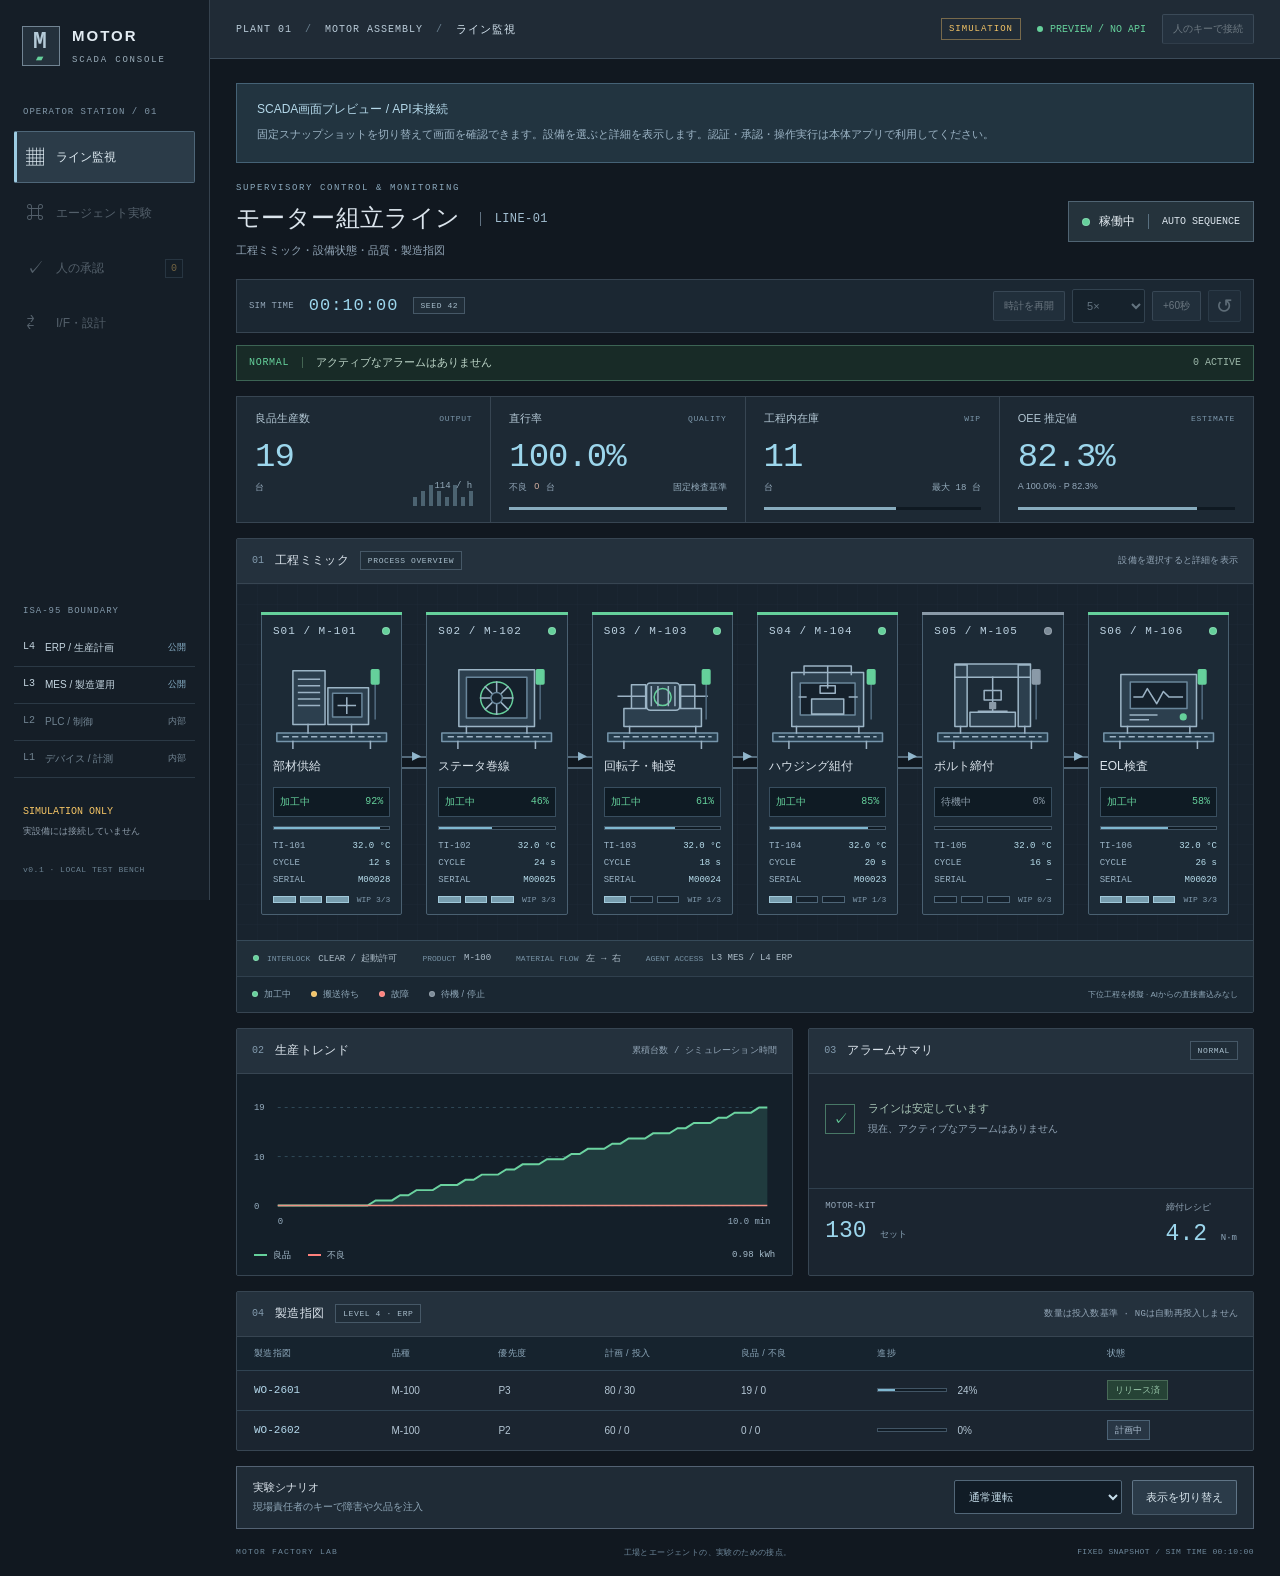
<file: scada_preview.html>
<!doctype html>
<html lang="ja">
<head><meta charset="utf-8"><meta name="viewport" content="width=device-width, initial-scale=1"><title>SCADA Console — 画面プレビュー</title><style>:root{color-scheme:dark;--bg:#111820;--surface:#1b2530;--surface-2:#222e3a;--line:#374552;--ink:#dbe4ec;--muted:#93a6b7;--green:#65d09b;--amber:#f2c365;--red:#ff817c;--cyan:#9cd6ec;--mono:SFMono-Regular,Consolas,'Liberation Mono',monospace;font-family:-apple-system,BlinkMacSystemFont,'Hiragino Kaku Gothic ProN','Yu Gothic',sans-serif;font-size:13px;color:var(--ink);background:var(--bg)}
*{box-sizing:border-box}body{margin:0;background:var(--bg)}button,input,select,textarea{font:inherit}button,select{cursor:pointer}button:disabled,select:disabled{cursor:not-allowed;opacity:.42}button:focus-visible,a:focus-visible,input:focus-visible,select:focus-visible,textarea:focus-visible{outline:2px solid var(--cyan);outline-offset:3px}button{transition:background .12s}button:active:not(:disabled){transform:translateY(1px)}a{color:var(--cyan)}p{margin:0;color:var(--muted);font-size:11px;line-height:1.8}h1,h2,h3{margin:0;font-weight:550}.hidden{display:none!important}
.sidebar{position:fixed;inset:0 auto 0 0;width:210px;background:#151e27;border-right:1px solid #35424e;padding:25px 14px;display:flex;flex-direction:column;z-index:5}.brand{display:flex;align-items:center;gap:12px;text-decoration:none;color:#e2ebf2;font-size:15px;letter-spacing:2px;line-height:1.4;padding:0 8px;margin-bottom:40px;font-weight:700}.brand small{font:9px var(--mono);letter-spacing:1.8px;color:#9baebb}.brand-icon{width:38px;height:40px;border:1px solid #718493;display:flex;flex-direction:column;align-items:center;justify-content:center;font:bold 23px var(--mono);color:#b5cbd8;background:#24313c}.brand-icon span{font-size:9px;color:var(--green);line-height:8px;letter-spacing:3px}.side-label{font:9px var(--mono);letter-spacing:1px;color:#8298a9;margin:0 9px 14px}.nav{width:100%;display:flex;align-items:center;gap:11px;padding:13px 11px;margin-bottom:6px;border:1px solid transparent;background:none;color:#a9bac7;text-align:left;font-size:12px;border-radius:2px}.nav>span{font-size:18px;width:19px}.nav:hover{background:#263440}.nav.active{background:#2b3b48;border:1px solid #4e6678;border-left:3px solid #9dcce2;color:#e1edf4;padding-left:9px}.nav b{margin-left:auto;font:10px var(--mono);padding:3px 5px;background:#141e28;border:1px solid #415565;color:var(--amber)}.side-bottom{margin-top:auto;padding-top:30px}.level{display:flex;gap:10px;padding:11px 9px;border-bottom:1px solid #2b3945;font:10px var(--mono);color:#c5d6e1}.level span{font:10px -apple-system,sans-serif}.level i{margin-left:auto;font-size:9px;font-style:normal;color:#89b1c9}.level.muted{color:#718492}.level.muted i{color:#718492}.side-bottom p{margin:24px 9px 18px;font:10px/2 var(--mono);color:var(--amber)}.side-bottom p small{font:9px sans-serif;color:#8e9dab}.version{margin:0 9px;font:8px var(--mono);letter-spacing:.5px;color:#6b8292}
main{margin-left:210px}header{height:59px;border-bottom:1px solid #3c4b59;background:#202b36;display:flex;align-items:center;justify-content:space-between;padding:0 26px;gap:15px}.breadcrumb{display:flex;gap:13px;align-items:center;font:10px var(--mono);letter-spacing:1px;color:#b9cbd8;white-space:nowrap}.breadcrumb span{color:#6b8192}.breadcrumb strong{font:11px -apple-system,sans-serif;font-weight:500;color:#d5e5f0}.header-right{display:flex;gap:16px;align-items:center}.system-mode{font:9px var(--mono);letter-spacing:1px;color:var(--amber);border:1px solid #77694b;padding:5px 7px;white-space:nowrap}.connection{font:10px var(--mono);color:var(--green);white-space:nowrap}.connection:before{content:'';display:inline-block;width:6px;height:6px;border-radius:50%;background:currentColor;margin-right:7px}.content{max-width:1760px;margin:auto;padding:24px 26px 0}.page-heading{display:flex;align-items:center;justify-content:space-between;gap:15px;margin-bottom:18px}.eyebrow{font:9px var(--mono);letter-spacing:1.6px;color:#8ba9bd;margin-bottom:9px}h1{font-size:24px;letter-spacing:.4px;margin-bottom:7px}.heading-tag{font:12px var(--mono);color:#a2bed0;margin-left:12px;border-left:1px solid #607181;padding-left:14px;vertical-align:middle}.line-badge{display:flex;gap:9px;align-items:center;border:1px solid #506473;background:#25333c;padding:11px 13px;font:10px var(--mono);white-space:nowrap}.line-badge strong{font:12px -apple-system,sans-serif;color:#e5edf3}.divider{width:1px;height:15px;background:#597080;margin:0 4px}.dot{width:8px;height:8px;border-radius:50%;display:inline-block;background:var(--green);flex-shrink:0;border:1px solid #ffffff30}.dot.green,.green{background:var(--green)}.dot.red,.red{background:var(--red)}.dot.amber,.amber{background:var(--amber)}.dot.gray,.gray{background:#7c8b98}.subtle{font:9px var(--mono);color:var(--muted);letter-spacing:.2px}.chip,.tag{display:inline-block;white-space:nowrap;border:1px solid #465867;padding:4px 7px;font:8px var(--mono);letter-spacing:.6px;color:#a9bfcd;background:#202d38}.chip{padding:3px 6px}.button{background:#2b3b49;border:1px solid #607587;border-bottom-color:#465867;color:#d8e5ed;border-radius:2px;padding:9px 13px;font-size:11px;font-weight:500;white-space:nowrap}.button:hover:not(:disabled){background:#384d5e}.button.primary{background:#2b5264;border-color:#86b2c5;color:#f0faff}.button.primary:hover:not(:disabled){background:#396578}.button.small{padding:7px 10px;font-size:10px}.icon-button{border:1px solid #415565;background:#263441;color:#b9cbd6;font-size:20px;line-height:1;padding:5px 7px;border-radius:2px}select,input,textarea{border:1px solid #526778;border-radius:2px;background:#111c26;color:#c7dfec;padding:9px 10px;font-size:11px}select{padding-right:22px}input,textarea{caret-color:var(--cyan)}.simbar{padding:9px 12px;display:flex;align-items:center;justify-content:space-between;gap:15px;border:1px solid var(--line);background:#1b2732;margin-bottom:12px}.simbar>div{display:flex;align-items:center;gap:15px}.simbar strong{font:17px var(--mono);color:var(--cyan);letter-spacing:1px}.sim-buttons{gap:7px!important}
.annunciator{display:flex;gap:13px;align-items:center;min-height:36px;padding:8px 12px;background:#182b27;border:1px solid #3c6454;margin-bottom:15px;font-size:11px}.annunciator-code{font:10px var(--mono);color:var(--green);border-right:1px solid #436452;padding-right:13px;letter-spacing:.7px}.annunciator strong{font-weight:450;color:#bed6c9;overflow-wrap:anywhere}.annunciator>span:last-child{font:10px var(--mono);margin-left:auto;color:#9bb6a8;white-space:nowrap}.annunciator.warning{background:#342e21;border-color:#8f7445}.annunciator.warning .annunciator-code{color:var(--amber);border-color:#8f7445}.annunciator.warning strong,.annunciator.warning>span:last-child{color:#f1d298}.annunciator.critical{background:#382728;border-color:#9b5e61}.annunciator.critical .annunciator-code{color:var(--red);border-color:#9b5e61}.annunciator.critical strong,.annunciator.critical>span:last-child{color:#ffc0bc}.annunciator.offline{background:#2b2530;border-color:#a56c8c}.annunciator.offline strong,.annunciator.offline .annunciator-code{color:#f3b6cb}
.kpi-grid{display:grid;grid-template-columns:repeat(4,minmax(0,1fr));gap:1px;border:1px solid var(--line);background:var(--line);margin-bottom:15px}.kpi{position:relative;background:#1d2934;padding:14px 18px 12px;overflow:hidden}.kpi>div:first-child{display:flex;align-items:center;justify-content:space-between;color:#b3c7d4;font-size:11px;gap:5px}.kpi>div:first-child span{font:8px var(--mono);color:#7d98ac;letter-spacing:.7px}.kpi>strong{font:34px var(--mono);letter-spacing:-1px;color:var(--cyan);display:block;margin:12px 0 5px}.kpi small{display:flex;gap:7px;color:#95aabc;font-size:9px;min-height:14px}.kpi small b{color:#d8b3a3;font-weight:500}.kpi small span{margin-left:auto;font:9px var(--mono);color:#94abbb}.kpi-track{height:3px;background:#0f1922;margin-top:12px;overflow:hidden}.kpi-track i{height:100%;display:block;background:#88acbe;transition:width .5s}.kpi-track.blue i{background:#88acbe}.mini-bars{position:absolute;right:17px;bottom:16px;display:flex;align-items:end;gap:4px;opacity:.4}.mini-bars i{width:4px;height:9px;background:#93bbce}.mini-bars i:nth-child(2n){height:15px}.mini-bars i:nth-child(3n){height:21px}
.panel{border:1px solid var(--line);background:var(--surface);margin-bottom:15px;border-radius:2px;overflow:hidden}.panel-head{padding:12px 15px;display:flex;align-items:center;justify-content:space-between;gap:12px;background:#24313d;border-bottom:1px solid var(--line);min-height:45px}.panel-head>div{display:flex;gap:11px;align-items:center}.panel-head h2{font-size:12px;letter-spacing:.3px}.section-number{font:10px var(--mono);color:#839bae}.line-panel{background:#18232e}.line-flow{display:grid;grid-template-columns:repeat(6,minmax(0,1fr));gap:24px;padding:28px 24px 25px;position:relative;background-image:linear-gradient(#48677f0c 1px,transparent 1px),linear-gradient(90deg,#48677f0c 1px,transparent 1px);background-size:20px 20px}.line-flow:before{content:'';position:absolute;left:30px;right:30px;top:172px;height:9px;background:#101820;border-top:2px solid #546a7b;border-bottom:2px solid #546a7b}.station{--state:#8a9aa8;position:relative;border:1px solid #4a6071;background:#1c2a36;padding:12px 11px 10px;min-width:0;text-align:left;color:var(--ink);border-radius:2px;display:block;width:100%}.station:hover{background:#253746;border-color:#92b4ca}.station.processing{--state:var(--green)}.station.blocked{--state:var(--amber)}.station.fault{--state:var(--red);border-color:#9b6262;background:#35292b}.station:before{content:'';position:absolute;top:-1px;left:-1px;right:-1px;height:3px;background:var(--state)}.station:not(:last-child):after{content:'▸';position:absolute;right:-20px;top:131px;color:#91b6cc;font-size:18px}.station-top{display:flex;justify-content:space-between;align-items:center;font:11px var(--mono);letter-spacing:1px;color:#bcd2e1}.station-svg{display:block;width:100%;height:104px;color:#9bb2c4;margin:10px auto 7px;overflow:visible}.station-svg .machine-body{fill:#2c3f4e;stroke:#9cb5c6}.station-svg .machine-dark{fill:#15212c;stroke:#69869b}.station-svg .signal{fill:var(--state);stroke:var(--state)}.station-svg .motor-ring{fill:none;stroke:var(--state)}.station-svg .conveyor{stroke:#7595ab;fill:#243b4b}.station.processing .station-svg .rotor{animation:rotation 4s linear infinite;transform-origin:60px 58px}.station h3{font-size:12px;font-weight:500;white-space:nowrap;margin:0 0 12px}.station-status{display:flex;justify-content:space-between;gap:5px;align-items:center;color:var(--state);font:10px var(--mono);padding:7px 6px;background:#0f1b24;border:1px solid #384e5f}.station-status span:first-child{font-family:-apple-system,sans-serif}.progress{height:4px;background:#111c25;border:1px solid #415464;margin:9px 0 11px;overflow:hidden}.progress i{height:100%;display:block;background:#7fb7d0;transition:width .6s}.station.fault .progress i{background:var(--red)}.station-stats{font:9px var(--mono);display:flex;justify-content:space-between;gap:4px;margin-top:7px;color:#9bb4c6}.station-stats span:last-child{color:#b8deed}.station-queue{display:flex;gap:4px;margin-top:10px;align-items:center}.station-queue i{height:7px;flex:1;background:#15212c;border:1px solid #4e6577}.station-queue i.filled{background:#789eaf;border-color:#a1c9da}.station-queue span{font:8px var(--mono);color:#819aad;margin-left:4px}.process-status{display:flex;gap:25px;align-items:center;border-top:1px solid #364a59;background:#202e39;padding:11px 16px;color:#adbdc9;font:9px var(--mono);flex-wrap:wrap}.process-status>span{display:flex;gap:8px;align-items:center}.process-status b{font-weight:400;color:#7893a6;font-size:8px}.process-status strong{font-size:9px;font-weight:400}.process-status .dot{width:6px;height:6px}.flow-legend{display:flex;align-items:center;gap:20px;font-size:9px;color:#8fa7b8;padding:11px 15px;border-top:1px solid #30404e;background:#1a2732}.flow-legend>span{display:flex;align-items:center;gap:6px}.flow-legend .dot{height:6px;width:6px}.legend-end{margin-left:auto;font-size:8px}.two-columns{display:grid;grid-template-columns:1.25fr 1fr;gap:15px}.chart{height:165px;padding:13px 15px 0;background:#141f29}.chart svg{width:100%;height:100%;overflow:visible}.chart text{font:9px var(--mono);fill:#96adbf}.chart-legend{padding:10px 17px 13px;display:flex;gap:17px;font:9px var(--mono);color:#a6bccb;align-items:center;background:#141f29}.chart-legend span{display:flex;align-items:center;gap:6px}.chart-legend span:last-child{margin-left:auto}.line-key{height:2px;width:13px;display:inline-block}.alarms{min-height:114px;padding:8px 14px 4px;max-height:250px;overflow:auto}.normal-state{display:flex;align-items:center;gap:13px;padding:18px 2px}.normal-icon{width:30px;height:30px;border:1px solid #487866;color:var(--green);display:grid;place-items:center;font-size:15px}.normal-state strong{font-size:11px;font-weight:500;color:#abc9b9}.normal-state p{font-size:10px;margin-top:4px}.alarm{border:1px solid #705c3b;border-left:3px solid var(--amber);padding:9px 11px;margin:4px 0 8px;background:#302c24}.alarm.critical-alarm{background:#36282b;border-color:#875459;border-left-color:var(--red)}.alarm strong{font:10px var(--mono);color:var(--amber)}.alarm.critical-alarm strong{color:var(--red)}.alarm p{color:#c7bda7;font-size:10px;margin-top:4px}.alarm.critical-alarm p{color:#d3b6b8}.alarm time{float:right;color:#a5937a;font:8px var(--mono)}.inventory-row{display:flex;justify-content:space-between;gap:20px;padding:12px 16px 15px;border-top:1px solid #30404e}.inventory-row>div{display:flex;flex-direction:column;gap:7px}.inventory-row strong{font:23px var(--mono);color:var(--cyan)}.inventory-row small{font:9px var(--mono);color:#8fa8bb}.table-wrap{overflow:auto}table{width:100%;border-collapse:collapse;white-space:nowrap;text-align:left;font-size:10px}th{font-size:9px;color:#8da8bb;font-weight:450;background:#16232e;padding:10px 17px;letter-spacing:.3px}td{padding:13px 17px;border-top:1px solid #304352;color:#b5c7d5}td:first-child{font:11px var(--mono);color:#b4d8eb}.order-progress{display:flex;align-items:center;gap:10px;min-width:100px}.order-progress .progress{margin:0;width:70px}.order-status{padding:4px 7px;background:#264336;border:1px solid #486a57;color:#9ac8ab;font-size:9px}.order-status.planned{background:#283644;border-color:#4b6275;color:#aec0d2}.fixture{display:flex;align-items:center;gap:10px;border:1px solid #536273;background:#1f2b36;padding:13px 16px}.fixture>div{display:flex;flex-direction:column;gap:5px;margin-right:auto}.fixture strong{font-size:11px;font-weight:500}.fixture span{font-size:10px;color:#8fa7b8}.fixture select{max-width:250px}footer{display:flex;justify-content:space-between;gap:20px;padding:18px 0;font:8px var(--mono);color:#6f899c;letter-spacing:.4px}footer span:first-child{letter-spacing:1.2px}
.callout{padding:17px 20px;border:1px solid #456276;background:#223440;margin-bottom:20px}.callout strong{font-size:12px;color:#b5d9ea;font-weight:500}.callout p{margin-top:7px;font-size:11px;color:#9cb4c5}.callout.neutral{background:#1e2b36;border-color:#3c5365}.form{padding:18px 20px 21px}.form label,dialog label{display:flex;flex-direction:column;gap:9px;font-size:11px;color:#9fb9cc;margin-bottom:17px}.form textarea{font:11px/1.7 var(--mono);resize:vertical}.form-buttons{display:flex;flex-wrap:wrap;gap:8px}.form-hint{font-size:10px;line-height:1.9;color:#90a6b8;margin-top:14px}.console{margin:16px;background:#0d161e;border:1px solid #3f5669;color:#b4d6e2;min-height:335px;max-height:430px;overflow:auto;white-space:pre-wrap;overflow-wrap:anywhere;padding:17px;font:10px/1.8 var(--mono)}.proposal-list{padding:0 16px 13px}.proposal-card{padding:17px;border:1px solid #405769;background:#202e3a;margin:12px 0}.proposal-title{display:flex;align-items:center;gap:10px;flex-wrap:wrap}.proposal-title strong{font-size:12px;font-weight:500}.proposal-title>.tag{margin-left:auto}.proposal-detail{display:flex;gap:20px;flex-wrap:wrap;font-size:10px;color:#94aebf;margin:13px 0}.proposal-card code{display:block;overflow-wrap:anywhere;background:#13202b;border:1px solid #364c5f;font:10px/1.7 var(--mono);color:#acd0e3;padding:8px 10px;margin-bottom:9px}.proposal-card p{font-size:10px}.proposal-card textarea{width:100%;margin-top:12px;resize:vertical}.proposal-card .form-buttons{margin-top:12px}.proposal-card .status-approved{color:#a8dbb9;border-color:#4f8263;background:#223e30}.proposal-card .status-pending{color:var(--amber);border-color:#8c7446;background:#3c3423}.proposal-card .status-rejected,.proposal-card .status-expired,.proposal-card .status-stale,.proposal-card .status-invalidated{color:#e0ae9a;background:#3d2e29;border-color:#88604f}.empty{padding:30px;font-size:11px;color:#8ba3b5;text-align:center}.audit-row{display:flex;gap:16px;padding:11px 18px;border-top:1px solid #344a5a;align-items:center;color:#96afc1;font:9px var(--mono)}.audit-row strong{min-width:130px;font-weight:400;color:#b9d5e5}.audit-row code{font-size:9px;overflow-wrap:anywhere}.audit-row span:first-child{min-width:45px}.audit-row.denied strong{color:var(--red)}.architecture{display:flex;gap:18px;align-items:center;margin-bottom:20px}.architecture>div{flex:1;padding:23px 20px;border:1px solid #50677b;background:#243542;display:flex;flex-direction:column;gap:12px;min-height:115px}.architecture b{font:13px var(--mono)}.architecture small{color:#a4bfd0;font-size:10px;line-height:1.8}.architecture .arch-gate{flex:1.6;background:#294354;border-color:#779bb1}.arch-gate span{color:#b0cedd;font-size:9px}.arch-arrow{font-size:20px;color:#81a7bf}.form code{display:block;padding:11px;background:#101c27;border:1px solid #3f5669;overflow-wrap:anywhere;font:11px/1.7 var(--mono);color:#abd1e5}.checks{padding:8px 23px 18px 43px;font-size:11px;color:#aac2d1;line-height:2.8}.tool-catalog{display:grid;grid-template-columns:1fr 1fr;gap:10px;padding:17px}.tool{padding:12px;border:1px solid #3b5264;background:#182733}.tool code{font:11px var(--mono);color:#b2d5e7}.tool p{font-size:10px;margin-top:6px}.green-tag{color:#a8d9b9;background:#224535;border-color:#57866a}dialog{border:1px solid #708b9e;border-radius:3px;background:#202e3a;color:var(--ink);padding:25px;width:min(510px,92vw);max-height:90vh;box-shadow:0 22px 100px #0009}dialog::backdrop{background:#050b13bb;backdrop-filter:blur(2px)}.dialog-head{display:flex;justify-content:space-between;gap:15px;align-items:start;margin-bottom:18px}.dialog-head h2{font-size:21px}dialog p{margin-bottom:18px}dialog code{font-size:10px}dialog .form-hint{margin-top:0;margin-bottom:0}#identity-error{margin-top:13px;color:var(--red)}.faceplate-grid{display:grid;grid-template-columns:1fr 1fr;gap:1px;background:#425b6d;border:1px solid #425b6d;margin-bottom:18px}.faceplate-value{padding:13px;background:#182734}.faceplate-value span{font:9px var(--mono);color:#8ea8bb;display:block;margin-bottom:9px}.faceplate-value strong{font:19px var(--mono);color:var(--cyan)}.faceplate-value strong.fault-value{color:var(--red)}.faceplate-queue{font:11px/1.9 var(--mono);color:#b4cfdf;margin-bottom:17px;padding:12px;background:#101d28;border:1px solid #40596e}#toast{position:fixed;bottom:25px;left:calc(50% + 80px);transform:translate(-50%,20px);opacity:0;pointer-events:none;background:#28483c;border:1px solid #699c80;color:#e1f3e8;padding:13px 22px;font-size:11px;z-index:20;max-width:80vw;box-shadow:0 5px 35px #0006;transition:.2s}#toast.visible{opacity:1;transform:translate(-50%,0)}#toast.error{background:#542f31;border-color:#b07a7b;color:#ffdcda}@keyframes rotation{to{transform:rotate(360deg)}}
@media(min-width:1550px){.content{padding-top:28px}.station-svg{height:122px}.line-flow{padding:30px 30px 27px}.line-flow:before{top:192px}.station:not(:last-child):after{top:150px}.station h3{font-size:13px}.station-stats{font-size:10px}.chart{height:190px}}
@media(max-width:1180px){.sidebar{width:180px;padding:24px 9px}main{margin-left:180px}.content{padding:20px 20px 0}header{padding:0 20px}.breadcrumb{font-size:9px;gap:9px}.system-mode{display:none}.line-flow{gap:14px;padding:23px 16px}.station{padding:11px 8px}.station:not(:last-child):after{right:-13px;font-size:15px}.station h3{font-size:10px}.station-stats{font-size:8px}.station-status{font-size:9px}.kpi{padding:13px 15px}.kpi>div:first-child span{display:none}.process-status{gap:17px;font-size:8px}.legend-end{display:none!important}.flow-legend{gap:15px}td,th{padding:12px 14px}.header-right{gap:11px}.kpi small span{font-size:8px}.line-badge{font-size:9px}.line-flow:before{top:167px}}
@media(max-width:920px){.sidebar{width:66px;padding:20px 8px}.brand{padding:0;justify-content:center;margin-bottom:26px}.brand>span:last-child,.side-label,.side-bottom,.nav b{display:none}.brand-icon{width:36px;height:37px}.nav{font-size:0;justify-content:center;gap:0;padding:13px 9px}.nav.active{padding-left:7px}.nav>span{font-size:19px}main{margin-left:66px}.content{padding:20px 18px 0}.two-columns{grid-template-columns:1fr}.line-flow{grid-template-columns:repeat(3,minmax(0,1fr));gap:18px}.line-flow:before{display:none}.station:not(:last-child):after{display:none}.station h3{font-size:12px}.station-stats{font-size:10px}.station-status{font-size:10px}.kpi>strong{font-size:27px}.kpi small span{display:none}.header-right .connection{font-size:9px}.heading-tag{font-size:10px}.process-status{gap:15px}.fixture span{max-width:200px}.tool-catalog{grid-template-columns:1fr}.breadcrumb>span:nth-of-type(2),.breadcrumb strong{display:none}.architecture{gap:9px}.architecture>div{padding:15px}.kpi-grid{gap:1px}}
@media(max-width:560px){.content{padding:17px 12px 0}header{padding:0 12px;height:56px}.header-right{gap:7px}.header-right .button{font-size:8px;padding:7px}.breadcrumb{font-size:7px;letter-spacing:.4px;gap:6px}.connection{font-size:8px!important}.page-heading{align-items:start;flex-direction:column;gap:12px}h1{font-size:21px}.heading-tag{font-size:10px;margin-left:5px;padding-left:8px}.eyebrow{font-size:8px;letter-spacing:1px}.page-heading p{font-size:10px}.line-badge{padding:8px 10px}.simbar{padding:8px;gap:6px}.simbar>div{gap:7px}.simbar .subtle{font-size:7px}.simbar strong{font-size:12px}.simbar .chip{display:none}.sim-buttons{gap:4px!important}.sim-buttons .button{font-size:8px;padding:6px}.sim-buttons select{font-size:9px;padding:5px}.sim-buttons .icon-button{font-size:16px;padding:5px}.annunciator{font-size:9px;gap:8px;padding:8px}.annunciator-code{font-size:8px;padding-right:8px}.annunciator>span:last-child{font-size:8px}.kpi-grid{grid-template-columns:1fr 1fr}.kpi>strong{font-size:29px}.line-flow{gap:9px;padding:17px 10px;grid-template-columns:repeat(2,minmax(0,1fr))}.station-svg{height:95px}.station h3{font-size:11px}.station-stats{font-size:9px}.station-status{font-size:9px}.panel-head{padding:12px}.panel-head>div{gap:8px}.panel-head .tag{display:none}.panel-head>.subtle{font-size:8px;max-width:115px;text-align:right}.process-status{font-size:8px;padding:10px 12px;gap:13px}.process-status b{font-size:7px}.flow-legend{font-size:8px;gap:12px;flex-wrap:wrap;padding:10px 12px}.fixture{flex-wrap:wrap;padding:12px}.fixture>div{width:100%}.fixture span{max-width:100%}.fixture select{flex:1;max-width:none;font-size:10px}.fixture .button{font-size:9px}.architecture{flex-direction:column}.architecture>div{width:100%;min-height:75px}.arch-arrow{transform:rotate(90deg)}footer span:nth-child(2){display:none}.form{padding:15px}.proposal-list{padding:0 11px 10px}.proposal-card{padding:12px}.proposal-detail{gap:10px}.audit-row{padding:11px 12px;gap:8px;font-size:8px}.audit-row strong{min-width:95px}.audit-row code{font-size:8px}.mini-bars{display:none}#toast{left:55%}}
@media(prefers-reduced-motion:reduce){*{animation:none!important;transition:none!important}}
.station.warning{--state:var(--amber);border-color:#8f7547;background:#302c24}.alarm-active{color:var(--amber);border-color:#8f7547}body[data-telemetry='stale'] .station{--state:#788697;opacity:.6}body[data-telemetry='stale'] .station-svg .rotor{animation-play-state:paused}
</style></head>
<body>
<aside class="sidebar">
  <a class="brand" href="/"><span class="brand-icon">M<span>▰</span></span><span>MOTOR<br><small>SCADA CONSOLE</small></span></a>
  <div class="side-label">OPERATOR STATION / 01</div>
  <nav aria-label="メインナビゲーション">
    <button data-tab="overview" class="nav active"><span>▦</span> ライン監視</button>
    <button data-tab="agent" class="nav"><span>⌘</span> エージェント実験</button>
    <button data-tab="approvals" class="nav"><span>✓</span> 人の承認 <b id="approval-count">0</b></button>
    <button data-tab="interface" class="nav"><span>⇄</span> I/F・設計</button>
  </nav>
  <div class="side-bottom"><div class="side-label">ISA-95 BOUNDARY</div><div class="level">L4 <span>ERP / 生産計画</span><i>公開</i></div><div class="level">L3 <span>MES / 製造運用</span><i>公開</i></div><div class="level muted">L2 <span>PLC / 制御</span><i>内部</i></div><div class="level muted">L1 <span>デバイス / 計測</span><i>内部</i></div><p>SIMULATION ONLY<br><small>実設備には接続していません</small></p><span class="version">v0.1 · LOCAL TEST BENCH</span></div>
</aside>
<main>
  <header><div class="breadcrumb">PLANT 01 <span>/</span> MOTOR ASSEMBLY <span>/</span> <strong id="page-name">ライン監視</strong></div><div class="header-right"><span class="system-mode">SIMULATION</span><span id="connection" class="connection">接続中</span><button id="identity-button" class="button small">人のキーで接続</button></div></header>
  <div class="content"><div class="callout"><strong>SCADA画面プレビュー / API未接続</strong><p>固定スナップショットを切り替えて画面を確認できます。設備を選ぶと詳細を表示します。認証・承認・操作実行は本体アプリで利用してください。</p></div>
    <section class="page" id="page-overview">
      <div class="page-heading"><div><div class="eyebrow">SUPERVISORY CONTROL & MONITORING</div><h1>モーター組立ライン <span class="heading-tag">LINE-01</span></h1><p>工程ミミック・設備状態・品質・製造指図</p></div><div class="line-badge"><span id="line-dot" class="dot"></span><strong id="line-status">稼働中</strong><span class="divider"></span><span>AUTO SEQUENCE</span></div></div>
      <div class="simbar"><div><span class="subtle">SIM TIME</span><strong id="sim-time">00:00:00</strong><span class="chip" id="seed-label">SEED 42</span></div><div class="sim-buttons"><button id="clock-button" class="button small" disabled>時計を停止</button><select id="speed-select" aria-label="シミュレーション速度" disabled><option value="1">1×</option><option value="5" selected>5×</option><option value="20">20×</option><option value="60">60×</option></select><button id="step-button" class="button small" disabled>+60秒</button><button id="reset-button" class="icon-button" title="同じseedでリセット" disabled>↺</button></div></div>
      <div class="annunciator" id="annunciator" role="status"><span class="annunciator-code" id="annunciator-code">SYSTEM</span><strong id="annunciator-message">設備データを受信しています</strong><span id="annunciator-count">—</span></div>
      <div class="kpi-grid">
        <article class="kpi"><div>良品生産数 <span>OUTPUT</span></div><strong id="good-kpi">0</strong><small>台 <span id="throughput">0 / h</span></small><div class="mini-bars" aria-hidden="true"><i></i><i></i><i></i><i></i><i></i><i></i><i></i><i></i></div></article>
        <article class="kpi"><div>直行率 <span>QUALITY</span></div><strong id="quality-kpi">—</strong><small>不良 <b id="reject-kpi">0</b> 台 <span>固定検査基準</span></small><div class="kpi-track"><i id="quality-track"></i></div></article>
        <article class="kpi"><div>工程内在庫 <span>WIP</span></div><strong id="wip-kpi">0</strong><small>台 <span>最大 18 台</span></small><div class="kpi-track blue"><i id="wip-track"></i></div></article>
        <article class="kpi"><div>OEE 推定値 <span>ESTIMATE</span></div><strong id="oee-kpi">—</strong><small id="oee-detail">A × P × Q · 起動過渡を含む</small><div class="kpi-track"><i id="oee-track"></i></div></article>
      </div>
      <article class="panel line-panel"><div class="panel-head"><div><span class="section-number">01</span><h2>工程ミミック</h2><span class="tag">PROCESS OVERVIEW</span></div><span class="subtle">設備を選択すると詳細を表示</span></div><div class="line-flow" id="line-flow"></div><div class="process-status"><span><i class="dot" id="interlock-dot"></i><b>INTERLOCK</b><strong id="interlock-status">—</strong></span><span><b>PRODUCT</b>M-100</span><span><b>MATERIAL FLOW</b>左 → 右</span><span><b>AGENT ACCESS</b>L3 MES / L4 ERP</span></div><div class="flow-legend"><span><i class="dot green"></i> 加工中</span><span><i class="dot amber"></i> 搬送待ち</span><span><i class="dot red"></i> 故障</span><span><i class="dot gray"></i> 待機 / 停止</span><span class="legend-end">下位工程を模擬 · AIからの直接書込みなし</span></div></article>
      <div class="two-columns"><article class="panel"><div class="panel-head"><div><span class="section-number">02</span><h2>生産トレンド</h2></div><span class="subtle">累積台数 / シミュレーション時間</span></div><div id="production-chart" class="chart"></div><div class="chart-legend"><span><i class="line-key green"></i>良品</span><span><i class="line-key red"></i>不良</span><span id="energy-label"></span></div></article><article class="panel"><div class="panel-head"><div><span class="section-number">03</span><h2>アラームサマリ</h2></div><span id="alarm-badge" class="tag">NORMAL</span></div><div id="alarms" class="alarms"></div><div class="inventory-row"><div><span class="subtle">MOTOR-KIT</span><strong id="inventory">160 <small>セット</small></strong></div><div><span class="subtle">締付レシピ</span><strong id="torque-label">4.2 <small>N·m</small></strong></div></div></article></div>
      <article class="panel orders-panel"><div class="panel-head"><div><span class="section-number">04</span><h2>製造指図</h2><span class="tag">LEVEL 4 · ERP</span></div><span class="subtle">数量は投入数基準 · NGは自動再投入しません</span></div><div class="table-wrap"><table><thead><tr><th>製造指図</th><th>品種</th><th>優先度</th><th>計画 / 投入</th><th>良品 / 不良</th><th>進捗</th><th>状態</th></tr></thead><tbody id="orders"></tbody></table></div></article>
      <div class="fixture"><div><strong>実験シナリオ</strong><span>現場責任者のキーで障害や欠品を注入</span></div><select id="scenario-select" aria-label="実験シナリオ" disabled><option value="normal">通常運転</option><option value="torque_drift">工具ドリフト +0.9 N·m</option><option value="bearing_heat">軸受過熱 / 自動停止</option><option value="material_shortage">部材欠品</option></select><button id="scenario-button" class="button" disabled>シナリオを適用</button></div>
    </section>
    <section class="page hidden" id="page-agent">
      <div class="page-heading"><div><div class="eyebrow">AGENT PLAYGROUND</div><h1>エージェント実験</h1><p>この画面は分離したagent資格情報を使用。承認操作は公開していません。</p></div><span class="tag green-tag">AGENT-01</span></div>
      <div class="callout"><strong>観測 → 操作案 → 人の承認 → 実行</strong><p>AIモデルは未接続です。「次の一手」は状態を読むルールベースの接続見本。後から同じAPIを呼ぶLLMへ置き換えられます。</p></div>
      <div class="two-columns agent-columns"><article class="panel"><div class="panel-head"><h2>操作案を作る</h2><span class="tag">PREFLIGHT</span></div><div class="form"><label>操作<select id="action-select"></select></label><label>対象<input id="target-input" value="LINE-01"></label><label>引数 <span class="subtle">JSON</span><textarea id="args-input" rows="4">{}</textarea></label><div class="form-buttons"><button id="preflight-button" class="button primary">操作案を作成</button><button id="suggest-button" class="button">次の一手（ルール）</button></div><p class="form-hint">停止は自動許可。再開・レシピ・保全は現場責任者、ERP変更は生産計画担当者が承認します。</p></div></article><article class="panel"><div class="panel-head"><h2>呼出し結果</h2><button id="deny-test-button" class="button small">自己承認の拒否を試す</button></div><pre id="agent-output" class="console">// エージェントの応答がここに表示されます。
// 実行にはproposal_idとidempotency_keyを使用。</pre></article></div>
      <article class="panel"><div class="panel-head"><h2>エージェントの操作案</h2><span class="subtle">有効期限 5分（実時間）· 1案1回</span></div><div id="agent-proposals" class="proposal-list"></div></article>
      <article class="panel audit-panel"><div class="panel-head"><h2>監査タイムライン</h2><span class="tag">SERVER ENFORCED</span></div><div id="audit-log"></div></article>
    </section>
    <section class="page hidden" id="page-approvals">
      <div class="page-heading"><div><div class="eyebrow">HUMAN AUTHORIZATION</div><h1>人の承認</h1><p>接続した人の資格情報で、エージェントが提案した内容を確認します。</p></div><button class="button connect-human">承認者キーを接続</button></div>
      <div class="callout"><strong id="human-status">承認者は未接続です</strong><p>現場責任者はMES操作、生産計画担当者はERP操作を承認できます。承認は実行主体・対象・引数・状態バージョンに固定されます。</p></div>
      <div id="human-proposals" class="proposal-list"></div>
    </section>
    <section class="page hidden" id="page-interface">
      <div class="page-heading"><div><div class="eyebrow">CONNECTION & ARCHITECTURE</div><h1>AIの接続境界を設計する</h1><p>通信はstateless。工場・操作案・承認・実行記録は永続化。</p></div><span class="tag">MCP TOOLS PROFILE</span></div>
      <div class="architecture"><div class="arch-agent"><b>AI Agent</b><small>観測 / 計画 / ツール呼出し</small></div><span class="arch-arrow">→</span><div class="arch-gate"><b>実行ゲート</b><small>認証 → RBAC → 制約 → 承認 → 再検証</small><span>承認ID / 冪等性 / 監査</span></div><span class="arch-arrow">→</span><div class="arch-factory"><b>L3 MES / L4 ERP</b><small>モーター工場シミュレータ</small></div></div>
      <div class="two-columns"><article class="panel"><div class="panel-head"><h2>接続先</h2></div><div class="form"><label>HTTP MCP（2026-07-28）<code id="mcp-url"></code></label><label>認証<code>Authorization: Bearer &lt;agent key&gt;</code></label><p class="form-hint">server/discover、tools/list、tools/call、pingを実装。旧クライアントは付属のstdio_bridge.pyを使用。OAuth、MRTR、subscriptionsはこの版の対象外です。</p><label>REST<code>POST /api/tool</code></label><p class="form-hint">人の承認は別経路のPOST /api/approval。エージェントのMCPツールには含みません。</p></div></article><article class="panel"><div class="panel-head"><h2>実行時に検証すること</h2></div><ol class="checks"><li>Bearerキーから主体・ロールを決定</li><li>操作・対象・引数の許可範囲を検証</li><li>操作案と承認者ロール・職務分離を照合</li><li>実時間TTLと設備・指図の変更を再検証</li><li>状態更新と一度だけの実行記録を同時確定</li></ol></article></div>
      <article class="panel"><div class="panel-head"><h2>公開ツール</h2></div><div id="tool-catalog" class="tool-catalog"></div></article>
      <div class="callout neutral"><strong>テストベンチの認証について</strong><p>人のキーは起動時に生成される開発用Bearer資格情報です。実際の本人確認やMFAは行いません。本番接続ではIdP / OIDC等で検証した主体へ差し替えます。クライアントの「承認済み」という自己申告は信用しません。OEE・工程時間・保全挙動は学習用の簡易モデルです。</p></div>
    </section>
    <footer><span>MOTOR FACTORY LAB</span><span>工場とエージェントの、実験のための接点。</span><span id="last-updated">待機中</span></footer>
  </div>
</main>
<dialog id="identity-dialog"><form id="identity-form"><div class="dialog-head"><div><div class="eyebrow">SEPARATE CREDENTIALS</div><h2>人のキーで接続</h2></div><button type="button" class="icon-button" id="close-dialog" aria-label="閉じる">×</button></div><p>起動時に生成した現場責任者または生産計画担当者のキーを入力してください。</p><label>開発用Bearerキー<input type="password" id="human-key" autocomplete="off" placeholder="supervisor / planner の token" required></label><p class="form-hint">取得: <code>python3 credentials.py supervisor</code><br>ERP承認: <code>python3 credentials.py planner</code><br>エージェント用のキーとは分離してください。</p><div class="form-buttons"><button class="button primary" type="submit">認証して接続</button><button class="button" type="button" id="disconnect-button">人の接続を解除</button></div><p id="identity-error" role="alert"></p></form></dialog>
<div id="toast" role="status" aria-live="polite"></div>
<dialog id="equipment-dialog" aria-labelledby="equipment-title"><div class="dialog-head"><div><div class="eyebrow">EQUIPMENT FACEPLATE / READ ONLY</div><h2 id="equipment-title">設備詳細</h2></div><button type="button" class="icon-button" id="close-equipment" aria-label="設備詳細を閉じる">×</button></div><div id="equipment-content"></div><p class="form-hint">表示は最新の受信値です。設備への操作は「エージェント実験」の操作案・承認フローを使用します。</p></dialog>
<script>'use strict';
const $ = id => document.getElementById(id);
const app = {agentToken: sessionStorage.getItem('motor-agent') || '', humanToken: '', human: null, snapshot: null, proposals: [], policy: null, busy: false, tab: 'overview'};
const esc = value => String(value ?? '').replace(/[&<>"']/g, c => ({'&':'&amp;','<':'&lt;','>':'&gt;','"':'&quot;',"'":'&#39;'}[c]));
const fmtTime = sec => [Math.floor(sec / 3600), Math.floor(sec % 3600 / 60), sec % 60].map(v => String(v).padStart(2, '0')).join(':');
const pct = x => (x * 100).toFixed(1) + '%';
const statusNames = {pending:'承認待ち',ready:'自動許可',approved:'承認済み',executed:'実行済み',rejected:'却下',expired:'期限切れ',stale:'状態変更・再提案',invalidated:'リセットで無効'};
const roleNames = {supervisor:'現場責任者',planner:'生産計画担当者',agent:'エージェント',viewer:'閲覧者'};
let toastTimer;
function toast(message, error = false) { $('toast').textContent = message; $('toast').className = 'visible' + (error ? ' error' : ''); clearTimeout(toastTimer); toastTimer = setTimeout(() => $('toast').className = '', 4500); }
async function api(path, body, token = app.agentToken) {
  const headers = {}; if (token) headers.Authorization = 'Bearer ' + token;
  if (body !== undefined) headers['Content-Type'] = 'application/json';
  const response = await fetch(path, {method: body === undefined ? 'GET' : 'POST', headers, ...(body === undefined ? {} : {body: JSON.stringify(body)})});
  const value = await response.json();
  if (!response.ok) { const e = new Error(value.message || '接続に失敗しました'); e.code = value.code; e.value = value; throw e; }
  return value;
}
const tool = (name, args = {}) => api('/api/tool', {name, arguments: args});
function output(value) { $('agent-output').textContent = JSON.stringify(value, null, 2); }
async function handle(fn) { try { await fn(); } catch(e) { toast((e.code ? e.code + ': ' : '') + e.message, true); output(e.value || {error:e.message}); } }

document.querySelectorAll('[data-tab]').forEach(btn => btn.addEventListener('click', () => {
  app.tab = btn.dataset.tab;
  document.querySelectorAll('[data-tab]').forEach(b => b.classList.toggle('active', b === btn));
  document.querySelectorAll('.page').forEach(p => p.classList.toggle('hidden', p.id !== 'page-' + app.tab));
  $('page-name').textContent = btn.textContent.replace(/\d+/g, '').replace(/[▦⌘✓⇄]/g, '').trim();
  refresh();
}));

function motorIcon(index) {
  const machines = [
    '<path class="machine-body" d="M19 25h34v57H19zM56 43h43v39H56z"/><path d="M25 34h22M25 41h22M25 48h22M25 55h22M25 62h22"/><path class="machine-dark" d="M61 49h31v25H61z"/><path d="M67 62h18m-9-8v16M35 82v9m46-9v9"/>',
    '<path class="machine-body" d="M20 24h80v60H20z"/><path class="machine-dark" d="M28 32h64v43H28z"/><circle cx="60" cy="54" r="17" class="motor-ring"/><g class="rotor"><path d="M43 54h34m-17-17v34M48 42l24 24M48 66l24-24"/></g><circle cx="60" cy="54" r="6" class="machine-dark"/><path d="M28 84v7m64-7v7"/>',
    '<path class="machine-body" d="M19 65h82v19H19zM27 40h15v25H27zM79 40h15v25H79z"/><path d="M13 52h94"/><rect class="machine-body" x="43" y="38" width="35" height="29" rx="4"/><circle class="motor-ring" cx="60" cy="53" r="9"/><path d="M48 42v20m7-20v20m11-20v20m7-20v20M25 84v7m70-7v7"/>',
    '<path class="machine-body" d="M22 27h76v57H22z"/><path class="machine-dark" d="M31 38h58v34H31z"/><path d="M35 29v-9h50v9M60 21v22m-8-2h16v8H52z"/><path class="machine-body" d="M43 55h34v16H43z"/><path d="M27 84v7m66-7v7M37 53h-7m61 0h-8"/>',
    '<path class="machine-body" d="M20 19h13v65H20zM87 19h13v65H87zM20 18h80v14H20z"/><path d="M60 32v25m-9-11h18v10H51zM60 56v11"/><path class="machine-body" d="M36 69h48v15H36z"/><path d="M45 68h30M26 84v7m68-7v7"/><path class="signal" d="M57 59h6v6h-6z"/>',
    '<path class="machine-body" d="M20 29h80v55H20z"/><path class="machine-dark" d="M30 37h60v28H30z"/><path d="M34 53h9l5-9 10 16 7-13 6 6h14M30 72h28M30 77h19M27 84v7m66-7v7"/><circle class="signal" cx="86" cy="74" r="3"/>'
  ];
  return `<svg class="station-svg" viewBox="0 0 120 110" aria-hidden="true"><g fill="none" stroke="currentColor" stroke-width="1.6" stroke-linecap="square" stroke-linejoin="round"><path class="conveyor" d="M2 91h116v9H2z"/><path d="M9 95h102" stroke-dasharray="5 5"/><path d="M19 100v7m82-7v7"/>${machines[index]}<path d="M106 24v52" stroke="#526c80"/><rect class="signal" x="102" y="24" width="8" height="15" rx="1"/></g></svg>`;
}
function stationMode(s, st, i) {
  const unit=st.queue[0];
  if(st.fault)return 'fault';
  if(i===4 && s.scenario==='torque_drift')return 'warning';
  if(!s.running)return 'stopped';
  if(unit && unit.elapsed>=st.cycle && i<5 && s.stations[i+1].queue.length>=3)return 'blocked';
  return unit?'processing':'idle';
}
const modeLabels={fault:'異常停止',warning:'工具ドリフト',stopped:'ライン停止',blocked:'搬送待ち',processing:'加工中',idle:'待機中'};
function renderLine(s) {
  const focusedStation=document.activeElement?.dataset.station;
  $('line-flow').innerHTML=s.stations.map((st,i)=>{
    const unit=st.queue[0], mode=stationMode(s,st,i), progress=unit?Math.round(unit.elapsed/st.cycle*100):0;
    const dot=mode==='fault'?'red':['blocked','warning'].includes(mode)?'amber':mode==='processing'?'green':'gray';
    return `<button type="button" class="station ${mode}" data-station="${st.id}" aria-label="${esc(st.id+' '+st.name+' '+modeLabels[mode]+' の設備詳細')}"><div class="station-top"><span>${st.id} / M-${101+i}</span><i class="dot ${dot}"></i></div>${motorIcon(i)}<h3>${esc(st.name)}</h3><div class="station-status"><span>${modeLabels[mode]}</span><span>${progress}%</span></div><div class="progress"><i data-progress="${progress}"></i></div><div class="station-stats"><span>TI-${101+i}</span><span>${st.temperature.toFixed(1)} °C</span></div><div class="station-stats"><span>CYCLE</span><span>${st.cycle} s</span></div><div class="station-stats"><span>SERIAL</span><span>${unit?'M'+String(unit.serial).padStart(5,'0'):'—'}</span></div><div class="station-queue">${[0,1,2].map(n=>`<i class="${n<st.queue.length?'filled':''}"></i>`).join('')}<span>WIP ${st.queue.length}/3</span></div></button>`;
  }).join('');
  $('line-flow').querySelectorAll('[data-progress]').forEach(el=>el.style.width=el.dataset.progress+'%');
  if(focusedStation)$('line-flow').querySelector(`[data-station="${focusedStation}"]`)?.focus({preventScroll:true});
  const interlock=Boolean(s.stations[2].fault);
  $('interlock-dot').className='dot '+(interlock?'red':'green');
  $('interlock-status').textContent=interlock?'ACTIVE / 起動禁止':'CLEAR / 起動許可';
  renderFaceplate();
}
function renderFaceplate() {
  if(!$('equipment-dialog').open || !app.selectedStation || !app.snapshot)return;
  const s=app.snapshot, i=s.stations.findIndex(st=>st.id===app.selectedStation),st=s.stations[i];
  if(!st)return;
  const mode=stationMode(s,st,i),unit=st.queue[0];
  $('equipment-title').textContent=st.id+' / '+st.name;
  const values=[['STATE',modeLabels[mode]],['TEMPERATURE',st.temperature.toFixed(1)+' °C'],['CYCLE TIME',st.cycle+' s'],['WIP',st.queue.length+' / 3'],['COMPLETED',st.completed+' units'],['FAULT',st.fault||'NONE']];
  $('equipment-content').innerHTML=`<div class="faceplate-grid">${values.map(([label,value])=>`<div class="faceplate-value"><span>${label}</span><strong class="${label==='STATE'&&mode==='fault'?'fault-value':''}">${esc(value)}</strong></div>`).join('')}</div><div class="faceplate-queue">SIM TIME ${fmtTime(s.tick)}<br>工程内シリアル: ${st.queue.length?st.queue.map(u=>'M'+String(u.serial).padStart(5,'0')).join(' / '):'なし'}<br>加工進捗: ${unit?unit.elapsed:0} / ${st.cycle} s</div>`;
}
$('line-flow').addEventListener('click',event=>{const button=event.target.closest('[data-station]');if(!button)return;app.selectedStation=button.dataset.station;$('equipment-dialog').showModal();renderFaceplate();});
$('close-equipment').addEventListener('click',()=>$('equipment-dialog').close());
function renderChart(s) {
  const history = [{tick:0,good:0,reject:0},...s.history];
  if (history[history.length-1].tick !== s.tick) history.push({tick:s.tick,good:s.good,reject:s.reject});
  const w=530,h=128,left=26,bottom=107,top=8,right=520;
  const max = Math.max(5,...history.map(p => p.good)), xMax = Math.max(60,s.tick);
  const path = key => history.map((p,i) => `${i?'L':'M'}${left + p.tick / xMax*(right-left)},${bottom-p[key]/max*(bottom-top)}`).join(' ');
  const grid = [0,.5,1].map(v => `<line x1="${left}" x2="${right}" y1="${bottom-v*(bottom-top)}" y2="${bottom-v*(bottom-top)}" stroke="#304959" stroke-dasharray="3 4"/><text x="2" y="${bottom-v*(bottom-top)+3}">${Math.round(v*max)}</text>`).join('');
  $('production-chart').innerHTML = `<svg viewBox="0 0 ${w} ${h}" role="img" aria-label="良品と不良の累積生産数">${grid}<path d="${path('good')} L${left+history[history.length-1].tick/xMax*(right-left)},${bottom} L${left},${bottom}Z" fill="#203b3e"/><path d="${path('good')}" fill="none" stroke="#6bd3a0" stroke-width="2"/><path d="${path('reject')}" fill="none" stroke="#f08f84" stroke-width="1.5"/><text x="${left}" y="126">0</text><text x="${right-40}" y="126">${(xMax/60).toFixed(1)} min</text></svg>`;
}
function renderSnapshot(s) {
  app.snapshot=s;
  $('sim-time').textContent=fmtTime(s.tick); $('seed-label').textContent='SEED '+s.seed;
  $('good-kpi').textContent=s.good; $('reject-kpi').textContent=s.reject;
  $('throughput').textContent=s.kpi.throughput_per_hour+' / h';
  $('quality-kpi').textContent=s.good+s.reject?pct(s.kpi.quality):'—'; $('wip-kpi').textContent=s.kpi.wip;
  $('oee-kpi').textContent=s.tick?pct(s.kpi.oee_estimate):'—';
  $('oee-detail').textContent=`A ${pct(s.kpi.availability)} · P ${pct(s.kpi.performance)}`;
  $('quality-track').style.width=(s.kpi.quality*100)+'%'; $('wip-track').style.width=(s.kpi.wip/18*100)+'%'; $('oee-track').style.width=(s.kpi.oee_estimate*100)+'%';
  $('line-status').textContent=s.running?'稼働中':'一時停止'; $('line-dot').className='dot '+(s.running?'green':'gray');
  $('clock-button').textContent=s.clock_running?'時計を停止':'時計を再開';
  if (document.activeElement !== $('speed-select')) $('speed-select').value=s.speed;
  $('energy-label').textContent=s.energy_kwh.toFixed(2)+' kWh';
  $('inventory').innerHTML=`${s.inventory} <small>セット${s.deliveries.length?' · 入荷待ち '+s.deliveries.reduce((n,d)=>n+d.quantity,0):''}</small>`;
  $('torque-label').innerHTML=`${s.torque_nm.toFixed(1)} <small>N·m</small>`;
  const alarms=s.alarms.filter(a=>a.active);
  $('alarm-badge').textContent=alarms.length?alarms.length+' ACTIVE':'NORMAL';
  const critical=alarms.some(a=>a.code==='BEARING_HEAT');
  $('annunciator').className='annunciator'+(alarms.length?(critical?' critical':' warning'):'');
  $('annunciator-code').textContent=alarms.length?(critical?'INTERLOCK':'WARNING'):'NORMAL';
  $('annunciator-message').textContent=alarms.length?alarms[alarms.length-1].message:'アクティブなアラームはありません';
  $('annunciator-count').textContent=alarms.length+' ACTIVE';
  $('alarm-badge').className='tag'+(alarms.length?' alarm-active':'');
  $('alarms').innerHTML=alarms.length?alarms.map(a=>`<div class="alarm ${a.code==='BEARING_HEAT'?'critical-alarm':''}"><time>t=${a.tick}s</time><strong>${esc(a.code)} · ${a.station}</strong><p>${esc(a.message)}</p></div>`).join(''):'<div class="normal-state"><div class="normal-icon">✓</div><div><strong>ラインは安定しています</strong><p>現在、アクティブなアラームはありません</p></div></div>';
  $('orders').innerHTML=Object.values(s.orders).map(o=>`<tr><td>${o.id}</td><td>${o.model}</td><td>P${o.priority}</td><td>${o.quantity} / ${o.started}</td><td>${o.good} / ${o.reject}</td><td><div class="order-progress"><div class="progress"><i data-progress="${(o.good+o.reject)/o.quantity*100}"></i></div><span>${Math.round((o.good+o.reject)/o.quantity*100)}%</span></div></td><td><span class="order-status ${o.status}">${({planned:'計画中',released:'リリース済',completed:'完了'})[o.status]}</span></td></tr>`).join('');
  $('orders').querySelectorAll('[data-progress]').forEach(el=>el.style.width=el.dataset.progress+'%');
  renderLine(s); renderChart(s);
  $('last-updated').textContent='SYNC '+new Date().toLocaleTimeString('ja-JP');
  const supervisor=app.human?.role==='supervisor';
  ['clock-button','speed-select','step-button','reset-button','scenario-select','scenario-button'].forEach(id=>$(id).disabled=!supervisor);
}
function proposalCard(p, human) {
  const label=app.policy?.actions[p.action]?.label || p.action;
  const canApprove=human && p.status==='pending' && app.human?.role===p.required_role;
  const canExecute=!human && ['ready','approved'].includes(p.status);
  const before=p.impact.before === undefined?'':`変更: ${p.impact.before} → ${p.impact.after} ${p.impact.unit||''} · `;
  return `<article class="proposal-card"><div class="proposal-title"><strong>${esc(label)}</strong><span class="subtle">${esc(p.target)}</span><span class="tag status-${p.status}">${statusNames[p.status]||esc(p.status)}</span></div><div class="proposal-detail"><span>${esc(p.principal)}</span><span>承認: ${roleNames[p.required_role]||'不要'}</span><span>期限 ${new Date(p.expires_at*1000).toLocaleTimeString('ja-JP')}</span><span>ID ${p.id.slice(0,8)}</span></div><code>${esc(p.action)} ${esc(JSON.stringify(p.arguments))}</code><p>${esc(before+(p.impact.note|| (p.impact.cost_jpy?'手配額 '+p.impact.cost_jpy.toLocaleString()+'円 / 入荷まで60秒（仮想）':'')))}</p><p class="form-hint">承認対象のダイジェスト: ${p.digest.slice(0,20)}…</p>${p.decision?`<p>判断: ${esc(p.decision.approver)} / ${esc(p.decision.reason)}</p>`:''}${canApprove?`<textarea rows="2" data-reason="${p.id}" placeholder="確認内容・判断理由を3文字以上で入力" aria-label="承認理由"></textarea><div class="form-buttons"><button class="button primary" data-approve="${p.id}">内容を確認して承認</button><button class="button" data-reject="${p.id}">却下</button></div>`:''}${canExecute?`<div class="form-buttons"><button class="button primary" data-execute="${p.id}">${p.status==='approved'?'承認済みの操作を実行':'自動許可の操作を実行'}</button></div>`:''}${human && p.status==='pending'&&!canApprove?`<p class="form-hint">${roleNames[p.required_role]}のキーで接続すると判断できます。</p>`:''}</article>`;
}
function renderProposals(proposals) {
  app.proposals=proposals;
  $('approval-count').textContent=proposals.filter(p=>p.status==='pending').length;
  const signature=JSON.stringify([proposals,app.human?.id]);
  if(app.proposalSignature===signature)return;
  app.proposalSignature=signature;
  // Preserve a human's in-progress reason while polling.
  const drafts=new Map([...document.querySelectorAll('[data-reason]')].map(el=>[el.dataset.reason,el.value]));
  const focused=document.activeElement?.dataset.reason, caret=document.activeElement?.selectionStart;
  $('agent-proposals').innerHTML=proposals.length?proposals.map(p=>proposalCard(p,false)).join(''):'<div class="empty">まだ操作案はありません。操作を選んでpreflightしてください。</div>';
  const pending=proposals.filter(p=>p.required_role);
  $('human-proposals').innerHTML=pending.length?pending.map(p=>proposalCard(p,true)).join(''):'<div class="empty">承認を必要とする操作案はありません。</div>';
  document.querySelectorAll('[data-reason]').forEach(el=>{el.value=drafts.get(el.dataset.reason)||'';if(el.dataset.reason===focused){el.focus();el.setSelectionRange(caret,caret);}});
}
function renderAudit(events) {
  $('audit-log').innerHTML=events.slice(0,25).map(e=>`<div class="audit-row ${e.event==='denied'?'denied':''}"><span>t=${e.tick}s</span><strong>${esc(e.event)}</strong><span>${esc(e.actor)}</span><code>${esc(e.data.code||e.data.action||e.data.proposal_id?.slice(0,12)||e.data.value||'')}</code></div>`).join('')||'<div class="empty">操作・承認・拒否がここに記録されます。</div>';
}
async function refresh() {
  if(app.busy||!app.agentToken) return; app.busy=true;
  try {
    const results=await Promise.all([api('/api/snapshot'),api('/api/proposals'),api('/api/audit')]);
    renderSnapshot(results[0]);renderProposals(results[1].proposals);renderAudit(results[2].events);
    $('connection').textContent='COMMS OK';$('connection').style.color='';document.body.dataset.telemetry='live';
  } catch(e) {
    $('connection').textContent='COMMS LOST';$('connection').style.color='var(--red)';document.body.dataset.telemetry='stale';
    $('annunciator').className='annunciator offline';$('annunciator-code').textContent='STALE DATA';
    $('annunciator-message').textContent='通信断：表示値は最終受信時の値です。再接続を待っています';
    $('annunciator-count').textContent='OFFLINE';
  }
  finally{app.busy=false;}
}
function selectAction() {
  const action=$('action-select').value, spec=app.policy.actions[action];
  $('target-input').value=spec.target==='order'?'WO-2602':spec.target;
  const defaults={'mes.set_torque':{torque_nm:4.2},'mes.maintenance':{station_id:'S05'},'erp.set_priority':{priority:5},'erp.replenish':{quantity:80}};
  $('args-input').value=JSON.stringify(defaults[action]||{},null,2);
}
async function preflight(action,target,args) { const result=await tool('factory_preflight',{action,target,arguments:args}); output(result); await refresh(); toast(result.status==='ready'?'自動許可の操作案を作成しました':'操作案を作成しました。人の承認を待っています'); return result.proposal; }
async function execute(id) { const key='ui-'+id; const result=await tool('factory_execute',{proposal_id:id,idempotency_key:key});output(result);toast('操作を実行しました');await refresh();return result; }
$('action-select').addEventListener('change',selectAction);
$('preflight-button').addEventListener('click',()=>handle(async()=>{let args;try{args=JSON.parse($('args-input').value);}catch(e){throw new Error('引数のJSONを確認してください');}await preflight($('action-select').value,$('target-input').value,args);}));
$('suggest-button').addEventListener('click',()=>handle(async()=>{
  const proposals=(await tool('factory_list_proposals')).proposals;
  const executable=proposals.find(p=>['ready','approved'].includes(p.status));
  if(executable) return execute(executable.id);
  if(proposals.some(p=>p.status==='pending')) {output({status:'waiting_for_human',message:'人の承認を待っています。人の承認タブで確認してください。'});return toast('人の承認を待っています');}
  const s=await tool('mes_get_snapshot');
  if(['torque_drift','bearing_heat'].includes(s.scenario)) {
    if(s.running) {const p=await preflight('mes.pause_line','LINE-01',{});await execute(p.id);}
    return preflight('mes.maintenance','LINE-01',{station_id:s.scenario==='bearing_heat'?'S03':'S05'});
  }
  if(!s.running) return preflight('mes.resume_line','LINE-01',{});
  if(s.inventory<10 && !s.deliveries.length) return preflight('erp.replenish','MOTOR-KIT',{quantity:80});
  if(s.orders['WO-2602'].status==='planned') return preflight('erp.release_order','WO-2602',{});
  output({status:'monitoring',message:'異常はありません。mes_get_snapshotで監視を継続します。'});toast('状態を観測しました。追加操作は不要です');
}));
$('deny-test-button').addEventListener('click',()=>handle(async()=>{
  try{await api('/api/approval',{proposal_id:app.proposals[0]?.id||'no-proposal',decision:'approve',reason:'agentによる自己承認テスト'});toast('想定外: 承認が受理されました',true);}
  catch(e){output({test:'agent_self_approval',expected:'FORBIDDEN',actual:e.code,passed:e.code==='FORBIDDEN',response:e.value});toast('自己承認はサーバーで拒否されました');await refresh();}
}));
document.addEventListener('click',event=>{
  const button=event.target.closest('button');if(!button)return;
  if(button.dataset.execute)handle(()=>execute(button.dataset.execute));
  const id=button.dataset.approve||button.dataset.reject;
  if(id)handle(async()=>{
    const reason=document.querySelector(`[data-reason="${id}"]`).value;
    await api('/api/approval',{proposal_id:id,decision:button.dataset.approve?'approve':'reject',reason},app.humanToken);
    toast(button.dataset.approve?'承認しました。エージェント側から実行できます':'操作案を却下しました');await refresh();
  });
});
function showIdentity() {$('identity-dialog').showModal();$('human-key').focus();}
$('identity-button').addEventListener('click',showIdentity);document.querySelectorAll('.connect-human').forEach(el=>el.addEventListener('click',showIdentity));
$('close-dialog').addEventListener('click',()=>$('identity-dialog').close());
function renderIdentity(){const text=app.human?roleNames[app.human.role]+' · '+app.human.id:'人のキーで接続';$('identity-button').textContent=text;$('human-status').textContent=app.human?'接続中: '+text:'承認者は未接続です';}
$('identity-form').addEventListener('submit',e=>{e.preventDefault();handle(async()=>{
  try{const token=$('human-key').value.trim(),human=await api('/api/whoami',undefined,token);
    if(!['supervisor','planner'].includes(human.role))throw new Error('現場責任者または生産計画担当者のキーが必要です');
    app.humanToken=token;app.human=human;$('human-key').value='';$('identity-error').textContent='';$('identity-dialog').close();renderIdentity();await refresh();toast('別の主体として認証しました');
  }catch(err){$('identity-error').textContent=err.message;}
});});
$('disconnect-button').addEventListener('click',()=>{app.humanToken='';app.human=null;renderIdentity();$('identity-dialog').close();refresh();});
const control=(operation,value)=>api('/api/control',{operation,value},app.humanToken);
$('clock-button').addEventListener('click',()=>handle(async()=>{await control('clock',!app.snapshot.clock_running);await refresh();}));
$('speed-select').addEventListener('change',()=>handle(async()=>{await control('speed',Number($('speed-select').value));await refresh();}));
$('step-button').addEventListener('click',()=>handle(async()=>{await api('/api/step',{seconds:60},app.humanToken);await refresh();}));
$('reset-button').addEventListener('click',()=>handle(async()=>{if(confirm('工場状態を同じseedで初期化します。未実行の操作案は無効になります。監査ログは保持します。')){await control('reset',app.snapshot.seed);await refresh();toast('工場状態を初期化しました');}}));
$('scenario-button').addEventListener('click',()=>handle(async()=>{await control('scenario',$('scenario-select').value);await refresh();toast('実験シナリオを適用しました');}));
async function start(){
  $('mcp-url').textContent=location.origin+'/mcp';
  const config=await api('/api/config',undefined,'');
  if(!app.agentToken&&config.demo){app.agentToken=(await api('/api/demo-agent',{},'')).token;sessionStorage.setItem('motor-agent',app.agentToken);}
  if(!app.agentToken){const token=prompt('エージェントのBearerキーを入力してください（python3 credentials.py agent）');if(token){app.agentToken=token.trim();sessionStorage.setItem('motor-agent',app.agentToken);}else throw new Error('エージェントのキーが必要です');}
  try { app.policy=await tool('factory_get_policy'); } catch(e){sessionStorage.removeItem('motor-agent');throw e;}
  $('action-select').innerHTML=Object.entries(app.policy.actions).map(([key,spec])=>`<option value="${key}">L${spec.level} · ${spec.label}</option>`).join('');selectAction();
  const catalog=[['mes_get_snapshot','L3の設備・工程・品質を観測'],['erp_get_orders','L4の製造指図・実績を参照'],['erp_get_inventory','L4の在庫・入荷予定を参照'],['factory_get_policy','公開操作と許可範囲を参照'],['factory_preflight','変更内容を固定した操作案を作成'],['factory_list_proposals','操作案・承認状態を参照'],['factory_execute','承認と状態を再検証し実行'],['factory_get_audit','操作・承認・拒否の履歴を参照']];
  $('tool-catalog').innerHTML=catalog.map(([name,desc])=>`<div class="tool"><code>${name}</code><p>${desc}</p></div>`).join('');
  await refresh();setInterval(refresh,1500);
}



const previewSnapshots={"normal": {"alarms": [], "clock_running": false, "deliveries": [], "energy_kwh": 0.983638888888874, "good": 19, "history": [{"good": 0, "reject": 0, "tick": 10, "wip": 3}, {"good": 0, "reject": 0, "tick": 20, "wip": 4}, {"good": 0, "reject": 0, "tick": 30, "wip": 5}, {"good": 0, "reject": 0, "tick": 40, "wip": 6}, {"good": 0, "reject": 0, "tick": 50, "wip": 7}, {"good": 0, "reject": 0, "tick": 60, "wip": 7}, {"good": 0, "reject": 0, "tick": 70, "wip": 8}, {"good": 0, "reject": 0, "tick": 80, "wip": 8}, {"good": 0, "reject": 0, "tick": 90, "wip": 9}, {"good": 0, "reject": 0, "tick": 100, "wip": 9}, {"good": 0, "reject": 0, "tick": 110, "wip": 10}, {"good": 1, "reject": 0, "tick": 120, "wip": 9}, {"good": 1, "reject": 0, "tick": 130, "wip": 9}, {"good": 1, "reject": 0, "tick": 140, "wip": 10}, {"good": 2, "reject": 0, "tick": 150, "wip": 9}, {"good": 2, "reject": 0, "tick": 160, "wip": 10}, {"good": 3, "reject": 0, "tick": 170, "wip": 9}, {"good": 3, "reject": 0, "tick": 180, "wip": 9}, {"good": 3, "reject": 0, "tick": 190, "wip": 10}, {"good": 4, "reject": 0, "tick": 200, "wip": 9}, {"good": 4, "reject": 0, "tick": 210, "wip": 10}, {"good": 4, "reject": 0, "tick": 220, "wip": 10}, {"good": 5, "reject": 0, "tick": 230, "wip": 10}, {"good": 5, "reject": 0, "tick": 240, "wip": 10}, {"good": 6, "reject": 0, "tick": 250, "wip": 9}, {"good": 6, "reject": 0, "tick": 260, "wip": 10}, {"good": 6, "reject": 0, "tick": 270, "wip": 10}, {"good": 7, "reject": 0, "tick": 280, "wip": 10}, {"good": 7, "reject": 0, "tick": 290, "wip": 10}, {"good": 8, "reject": 0, "tick": 300, "wip": 9}, {"good": 8, "reject": 0, "tick": 310, "wip": 10}, {"good": 8, "reject": 0, "tick": 320, "wip": 10}, {"good": 9, "reject": 0, "tick": 330, "wip": 10}, {"good": 9, "reject": 0, "tick": 340, "wip": 10}, {"good": 9, "reject": 0, "tick": 350, "wip": 11}, {"good": 10, "reject": 0, "tick": 360, "wip": 10}, {"good": 10, "reject": 0, "tick": 370, "wip": 10}, {"good": 11, "reject": 0, "tick": 380, "wip": 10}, {"good": 11, "reject": 0, "tick": 390, "wip": 10}, {"good": 11, "reject": 0, "tick": 400, "wip": 11}, {"good": 12, "reject": 0, "tick": 410, "wip": 10}, {"good": 12, "reject": 0, "tick": 420, "wip": 10}, {"good": 13, "reject": 0, "tick": 430, "wip": 10}, {"good": 13, "reject": 0, "tick": 440, "wip": 10}, {"good": 13, "reject": 0, "tick": 450, "wip": 11}, {"good": 14, "reject": 0, "tick": 460, "wip": 10}, {"good": 14, "reject": 0, "tick": 470, "wip": 11}, {"good": 14, "reject": 0, "tick": 480, "wip": 11}, {"good": 15, "reject": 0, "tick": 490, "wip": 10}, {"good": 15, "reject": 0, "tick": 500, "wip": 11}, {"good": 16, "reject": 0, "tick": 510, "wip": 10}, {"good": 16, "reject": 0, "tick": 520, "wip": 11}, {"good": 16, "reject": 0, "tick": 530, "wip": 11}, {"good": 17, "reject": 0, "tick": 540, "wip": 10}, {"good": 17, "reject": 0, "tick": 550, "wip": 11}, {"good": 18, "reject": 0, "tick": 560, "wip": 10}, {"good": 18, "reject": 0, "tick": 570, "wip": 11}, {"good": 18, "reject": 0, "tick": 580, "wip": 11}, {"good": 19, "reject": 0, "tick": 590, "wip": 11}, {"good": 19, "reject": 0, "tick": 600, "wip": 11}], "inventory": 130, "inventory_revision": 1, "line_revision": 1, "next_serial": 31, "orders": {"WO-2601": {"good": 19, "id": "WO-2601", "model": "M-100", "priority": 3, "quantity": 80, "reject": 0, "revision": 1, "started": 30, "status": "released"}, "WO-2602": {"good": 0, "id": "WO-2602", "model": "M-100", "priority": 2, "quantity": 60, "reject": 0, "revision": 1, "started": 0, "status": "planned"}}, "quality": [{"order": "WO-2601", "result": "OK", "serial": "M00001", "tick": 117, "torque_nm": 4.102}, {"order": "WO-2601", "result": "OK", "serial": "M00002", "tick": 143, "torque_nm": 4.258}, {"order": "WO-2601", "result": "OK", "serial": "M00003", "tick": 169, "torque_nm": 4.201}, {"order": "WO-2601", "result": "OK", "serial": "M00004", "tick": 195, "torque_nm": 4.211}, {"order": "WO-2601", "result": "OK", "serial": "M00005", "tick": 221, "torque_nm": 4.139}, {"order": "WO-2601", "result": "OK", "serial": "M00006", "tick": 247, "torque_nm": 4.204}, {"order": "WO-2601", "result": "OK", "serial": "M00007", "tick": 273, "torque_nm": 4.199}, {"order": "WO-2601", "result": "OK", "serial": "M00008", "tick": 299, "torque_nm": 4.112}, {"order": "WO-2601", "result": "OK", "serial": "M00009", "tick": 325, "torque_nm": 4.175}, {"order": "WO-2601", "result": "OK", "serial": "M00010", "tick": 351, "torque_nm": 4.165}, {"order": "WO-2601", "result": "OK", "serial": "M00011", "tick": 377, "torque_nm": 4.296}, {"order": "WO-2601", "result": "OK", "serial": "M00012", "tick": 403, "torque_nm": 4.093}, {"order": "WO-2601", "result": "OK", "serial": "M00013", "tick": 429, "torque_nm": 4.216}, {"order": "WO-2601", "result": "OK", "serial": "M00014", "tick": 455, "torque_nm": 4.095}, {"order": "WO-2601", "result": "OK", "serial": "M00015", "tick": 481, "torque_nm": 4.229}, {"order": "WO-2601", "result": "OK", "serial": "M00016", "tick": 507, "torque_nm": 4.173}, {"order": "WO-2601", "result": "OK", "serial": "M00017", "tick": 533, "torque_nm": 4.258}, {"order": "WO-2601", "result": "OK", "serial": "M00018", "tick": 559, "torque_nm": 4.17}, {"order": "WO-2601", "result": "OK", "serial": "M00019", "tick": 585, "torque_nm": 4.284}], "reject": 0, "running": true, "running_seconds": 600, "safety_epoch": 1, "scenario": "normal", "seed": 42, "speed": 5, "stations": [{"busy_seconds": 599, "completed": 27, "cycle": 12, "fault": null, "id": "S01", "name": "部材供給", "power_kw": 0.3, "queue": [{"elapsed": 11, "order": "WO-2601", "serial": 28}, {"elapsed": 0, "order": "WO-2601", "serial": 29}, {"elapsed": 0, "order": "WO-2601", "serial": 30}], "temperature": 32}, {"busy_seconds": 587, "completed": 24, "cycle": 24, "fault": null, "id": "S02", "name": "ステータ巻線", "power_kw": 2.4, "queue": [{"elapsed": 11, "order": "WO-2601", "serial": 25}, {"elapsed": 0, "order": "WO-2601", "serial": 26}, {"elapsed": 0, "order": "WO-2601", "serial": 27}], "temperature": 32}, {"busy_seconds": 425, "completed": 23, "cycle": 18, "fault": null, "id": "S03", "name": "回転子・軸受", "power_kw": 1.8, "queue": [{"elapsed": 11, "order": "WO-2601", "serial": 24}], "temperature": 32}, {"busy_seconds": 457, "completed": 22, "cycle": 20, "fault": null, "id": "S04", "name": "ハウジング組付", "power_kw": 0.8, "queue": [{"elapsed": 17, "order": "WO-2601", "serial": 23}], "temperature": 32}, {"busy_seconds": 352, "completed": 22, "cycle": 16, "fault": null, "id": "S05", "name": "ボルト締付", "power_kw": 0.6, "queue": [], "temperature": 32}, {"busy_seconds": 509, "completed": 19, "cycle": 26, "fault": null, "id": "S06", "name": "EOL検査", "power_kw": 1.2, "queue": [{"elapsed": 15, "order": "WO-2601", "serial": 20, "torque": 4.312}, {"elapsed": 0, "order": "WO-2601", "serial": 21, "torque": 4.178}, {"elapsed": 0, "order": "WO-2601", "serial": 22, "torque": 4.234}], "temperature": 32}], "tick": 600, "torque_nm": 4.2, "kpi": {"availability": 1.0, "performance": 0.8233, "quality": 1.0, "oee_estimate": 0.8233, "wip": 11, "throughput_per_hour": 114.0}, "policy_version": "motor-lab/1", "server_time": 1793985947.583346}, "torque_drift": {"alarms": [{"active": true, "code": "TORQUE_DRIFT", "id": "48f7884b20fa40c2830f32731363780b", "message": "工具ドリフト +0.9 N·m。停止後にS05保全を推奨", "station": "S05", "tick": 600}], "clock_running": false, "deliveries": [], "energy_kwh": 0.983638888888874, "good": 19, "history": [{"good": 0, "reject": 0, "tick": 10, "wip": 3}, {"good": 0, "reject": 0, "tick": 20, "wip": 4}, {"good": 0, "reject": 0, "tick": 30, "wip": 5}, {"good": 0, "reject": 0, "tick": 40, "wip": 6}, {"good": 0, "reject": 0, "tick": 50, "wip": 7}, {"good": 0, "reject": 0, "tick": 60, "wip": 7}, {"good": 0, "reject": 0, "tick": 70, "wip": 8}, {"good": 0, "reject": 0, "tick": 80, "wip": 8}, {"good": 0, "reject": 0, "tick": 90, "wip": 9}, {"good": 0, "reject": 0, "tick": 100, "wip": 9}, {"good": 0, "reject": 0, "tick": 110, "wip": 10}, {"good": 1, "reject": 0, "tick": 120, "wip": 9}, {"good": 1, "reject": 0, "tick": 130, "wip": 9}, {"good": 1, "reject": 0, "tick": 140, "wip": 10}, {"good": 2, "reject": 0, "tick": 150, "wip": 9}, {"good": 2, "reject": 0, "tick": 160, "wip": 10}, {"good": 3, "reject": 0, "tick": 170, "wip": 9}, {"good": 3, "reject": 0, "tick": 180, "wip": 9}, {"good": 3, "reject": 0, "tick": 190, "wip": 10}, {"good": 4, "reject": 0, "tick": 200, "wip": 9}, {"good": 4, "reject": 0, "tick": 210, "wip": 10}, {"good": 4, "reject": 0, "tick": 220, "wip": 10}, {"good": 5, "reject": 0, "tick": 230, "wip": 10}, {"good": 5, "reject": 0, "tick": 240, "wip": 10}, {"good": 6, "reject": 0, "tick": 250, "wip": 9}, {"good": 6, "reject": 0, "tick": 260, "wip": 10}, {"good": 6, "reject": 0, "tick": 270, "wip": 10}, {"good": 7, "reject": 0, "tick": 280, "wip": 10}, {"good": 7, "reject": 0, "tick": 290, "wip": 10}, {"good": 8, "reject": 0, "tick": 300, "wip": 9}, {"good": 8, "reject": 0, "tick": 310, "wip": 10}, {"good": 8, "reject": 0, "tick": 320, "wip": 10}, {"good": 9, "reject": 0, "tick": 330, "wip": 10}, {"good": 9, "reject": 0, "tick": 340, "wip": 10}, {"good": 9, "reject": 0, "tick": 350, "wip": 11}, {"good": 10, "reject": 0, "tick": 360, "wip": 10}, {"good": 10, "reject": 0, "tick": 370, "wip": 10}, {"good": 11, "reject": 0, "tick": 380, "wip": 10}, {"good": 11, "reject": 0, "tick": 390, "wip": 10}, {"good": 11, "reject": 0, "tick": 400, "wip": 11}, {"good": 12, "reject": 0, "tick": 410, "wip": 10}, {"good": 12, "reject": 0, "tick": 420, "wip": 10}, {"good": 13, "reject": 0, "tick": 430, "wip": 10}, {"good": 13, "reject": 0, "tick": 440, "wip": 10}, {"good": 13, "reject": 0, "tick": 450, "wip": 11}, {"good": 14, "reject": 0, "tick": 460, "wip": 10}, {"good": 14, "reject": 0, "tick": 470, "wip": 11}, {"good": 14, "reject": 0, "tick": 480, "wip": 11}, {"good": 15, "reject": 0, "tick": 490, "wip": 10}, {"good": 15, "reject": 0, "tick": 500, "wip": 11}, {"good": 16, "reject": 0, "tick": 510, "wip": 10}, {"good": 16, "reject": 0, "tick": 520, "wip": 11}, {"good": 16, "reject": 0, "tick": 530, "wip": 11}, {"good": 17, "reject": 0, "tick": 540, "wip": 10}, {"good": 17, "reject": 0, "tick": 550, "wip": 11}, {"good": 18, "reject": 0, "tick": 560, "wip": 10}, {"good": 18, "reject": 0, "tick": 570, "wip": 11}, {"good": 18, "reject": 0, "tick": 580, "wip": 11}, {"good": 19, "reject": 0, "tick": 590, "wip": 11}, {"good": 19, "reject": 0, "tick": 600, "wip": 11}], "inventory": 130, "inventory_revision": 1, "kpi": {"availability": 1.0, "performance": 0.8233, "quality": 1.0, "oee_estimate": 0.8233, "wip": 11, "throughput_per_hour": 114.0}, "line_revision": 2, "next_serial": 31, "orders": {"WO-2601": {"good": 19, "id": "WO-2601", "model": "M-100", "priority": 3, "quantity": 80, "reject": 0, "revision": 1, "started": 30, "status": "released"}, "WO-2602": {"good": 0, "id": "WO-2602", "model": "M-100", "priority": 2, "quantity": 60, "reject": 0, "revision": 1, "started": 0, "status": "planned"}}, "policy_version": "motor-lab/1", "quality": [{"order": "WO-2601", "result": "OK", "serial": "M00001", "tick": 117, "torque_nm": 4.102}, {"order": "WO-2601", "result": "OK", "serial": "M00002", "tick": 143, "torque_nm": 4.258}, {"order": "WO-2601", "result": "OK", "serial": "M00003", "tick": 169, "torque_nm": 4.201}, {"order": "WO-2601", "result": "OK", "serial": "M00004", "tick": 195, "torque_nm": 4.211}, {"order": "WO-2601", "result": "OK", "serial": "M00005", "tick": 221, "torque_nm": 4.139}, {"order": "WO-2601", "result": "OK", "serial": "M00006", "tick": 247, "torque_nm": 4.204}, {"order": "WO-2601", "result": "OK", "serial": "M00007", "tick": 273, "torque_nm": 4.199}, {"order": "WO-2601", "result": "OK", "serial": "M00008", "tick": 299, "torque_nm": 4.112}, {"order": "WO-2601", "result": "OK", "serial": "M00009", "tick": 325, "torque_nm": 4.175}, {"order": "WO-2601", "result": "OK", "serial": "M00010", "tick": 351, "torque_nm": 4.165}, {"order": "WO-2601", "result": "OK", "serial": "M00011", "tick": 377, "torque_nm": 4.296}, {"order": "WO-2601", "result": "OK", "serial": "M00012", "tick": 403, "torque_nm": 4.093}, {"order": "WO-2601", "result": "OK", "serial": "M00013", "tick": 429, "torque_nm": 4.216}, {"order": "WO-2601", "result": "OK", "serial": "M00014", "tick": 455, "torque_nm": 4.095}, {"order": "WO-2601", "result": "OK", "serial": "M00015", "tick": 481, "torque_nm": 4.229}, {"order": "WO-2601", "result": "OK", "serial": "M00016", "tick": 507, "torque_nm": 4.173}, {"order": "WO-2601", "result": "OK", "serial": "M00017", "tick": 533, "torque_nm": 4.258}, {"order": "WO-2601", "result": "OK", "serial": "M00018", "tick": 559, "torque_nm": 4.17}, {"order": "WO-2601", "result": "OK", "serial": "M00019", "tick": 585, "torque_nm": 4.284}], "reject": 0, "running": true, "running_seconds": 600, "safety_epoch": 3, "scenario": "torque_drift", "seed": 42, "server_time": 1793985947.583926, "speed": 5, "stations": [{"busy_seconds": 599, "completed": 27, "cycle": 12, "fault": null, "id": "S01", "name": "部材供給", "power_kw": 0.3, "queue": [{"elapsed": 11, "order": "WO-2601", "serial": 28}, {"elapsed": 0, "order": "WO-2601", "serial": 29}, {"elapsed": 0, "order": "WO-2601", "serial": 30}], "temperature": 32}, {"busy_seconds": 587, "completed": 24, "cycle": 24, "fault": null, "id": "S02", "name": "ステータ巻線", "power_kw": 2.4, "queue": [{"elapsed": 11, "order": "WO-2601", "serial": 25}, {"elapsed": 0, "order": "WO-2601", "serial": 26}, {"elapsed": 0, "order": "WO-2601", "serial": 27}], "temperature": 32}, {"busy_seconds": 425, "completed": 23, "cycle": 18, "fault": null, "id": "S03", "name": "回転子・軸受", "power_kw": 1.8, "queue": [{"elapsed": 11, "order": "WO-2601", "serial": 24}], "temperature": 32}, {"busy_seconds": 457, "completed": 22, "cycle": 20, "fault": null, "id": "S04", "name": "ハウジング組付", "power_kw": 0.8, "queue": [{"elapsed": 17, "order": "WO-2601", "serial": 23}], "temperature": 32}, {"busy_seconds": 352, "completed": 22, "cycle": 16, "fault": null, "id": "S05", "name": "ボルト締付", "power_kw": 0.6, "queue": [], "temperature": 32}, {"busy_seconds": 509, "completed": 19, "cycle": 26, "fault": null, "id": "S06", "name": "EOL検査", "power_kw": 1.2, "queue": [{"elapsed": 15, "order": "WO-2601", "serial": 20, "torque": 4.312}, {"elapsed": 0, "order": "WO-2601", "serial": 21, "torque": 4.178}, {"elapsed": 0, "order": "WO-2601", "serial": 22, "torque": 4.234}], "temperature": 32}], "tick": 600, "torque_nm": 4.2}, "bearing_heat": {"alarms": [{"active": true, "code": "BEARING_HEAT", "id": "ad562d509dce4851b23933b1a1d5ecd3", "message": "軸受温度異常：設備インターロックで停止", "station": "S03", "tick": 600}], "clock_running": false, "deliveries": [], "energy_kwh": 0.983638888888874, "good": 19, "history": [{"good": 0, "reject": 0, "tick": 10, "wip": 3}, {"good": 0, "reject": 0, "tick": 20, "wip": 4}, {"good": 0, "reject": 0, "tick": 30, "wip": 5}, {"good": 0, "reject": 0, "tick": 40, "wip": 6}, {"good": 0, "reject": 0, "tick": 50, "wip": 7}, {"good": 0, "reject": 0, "tick": 60, "wip": 7}, {"good": 0, "reject": 0, "tick": 70, "wip": 8}, {"good": 0, "reject": 0, "tick": 80, "wip": 8}, {"good": 0, "reject": 0, "tick": 90, "wip": 9}, {"good": 0, "reject": 0, "tick": 100, "wip": 9}, {"good": 0, "reject": 0, "tick": 110, "wip": 10}, {"good": 1, "reject": 0, "tick": 120, "wip": 9}, {"good": 1, "reject": 0, "tick": 130, "wip": 9}, {"good": 1, "reject": 0, "tick": 140, "wip": 10}, {"good": 2, "reject": 0, "tick": 150, "wip": 9}, {"good": 2, "reject": 0, "tick": 160, "wip": 10}, {"good": 3, "reject": 0, "tick": 170, "wip": 9}, {"good": 3, "reject": 0, "tick": 180, "wip": 9}, {"good": 3, "reject": 0, "tick": 190, "wip": 10}, {"good": 4, "reject": 0, "tick": 200, "wip": 9}, {"good": 4, "reject": 0, "tick": 210, "wip": 10}, {"good": 4, "reject": 0, "tick": 220, "wip": 10}, {"good": 5, "reject": 0, "tick": 230, "wip": 10}, {"good": 5, "reject": 0, "tick": 240, "wip": 10}, {"good": 6, "reject": 0, "tick": 250, "wip": 9}, {"good": 6, "reject": 0, "tick": 260, "wip": 10}, {"good": 6, "reject": 0, "tick": 270, "wip": 10}, {"good": 7, "reject": 0, "tick": 280, "wip": 10}, {"good": 7, "reject": 0, "tick": 290, "wip": 10}, {"good": 8, "reject": 0, "tick": 300, "wip": 9}, {"good": 8, "reject": 0, "tick": 310, "wip": 10}, {"good": 8, "reject": 0, "tick": 320, "wip": 10}, {"good": 9, "reject": 0, "tick": 330, "wip": 10}, {"good": 9, "reject": 0, "tick": 340, "wip": 10}, {"good": 9, "reject": 0, "tick": 350, "wip": 11}, {"good": 10, "reject": 0, "tick": 360, "wip": 10}, {"good": 10, "reject": 0, "tick": 370, "wip": 10}, {"good": 11, "reject": 0, "tick": 380, "wip": 10}, {"good": 11, "reject": 0, "tick": 390, "wip": 10}, {"good": 11, "reject": 0, "tick": 400, "wip": 11}, {"good": 12, "reject": 0, "tick": 410, "wip": 10}, {"good": 12, "reject": 0, "tick": 420, "wip": 10}, {"good": 13, "reject": 0, "tick": 430, "wip": 10}, {"good": 13, "reject": 0, "tick": 440, "wip": 10}, {"good": 13, "reject": 0, "tick": 450, "wip": 11}, {"good": 14, "reject": 0, "tick": 460, "wip": 10}, {"good": 14, "reject": 0, "tick": 470, "wip": 11}, {"good": 14, "reject": 0, "tick": 480, "wip": 11}, {"good": 15, "reject": 0, "tick": 490, "wip": 10}, {"good": 15, "reject": 0, "tick": 500, "wip": 11}, {"good": 16, "reject": 0, "tick": 510, "wip": 10}, {"good": 16, "reject": 0, "tick": 520, "wip": 11}, {"good": 16, "reject": 0, "tick": 530, "wip": 11}, {"good": 17, "reject": 0, "tick": 540, "wip": 10}, {"good": 17, "reject": 0, "tick": 550, "wip": 11}, {"good": 18, "reject": 0, "tick": 560, "wip": 10}, {"good": 18, "reject": 0, "tick": 570, "wip": 11}, {"good": 18, "reject": 0, "tick": 580, "wip": 11}, {"good": 19, "reject": 0, "tick": 590, "wip": 11}, {"good": 19, "reject": 0, "tick": 600, "wip": 11}], "inventory": 130, "inventory_revision": 1, "kpi": {"availability": 1.0, "performance": 0.8233, "quality": 1.0, "oee_estimate": 0.8233, "wip": 11, "throughput_per_hour": 114.0}, "line_revision": 2, "next_serial": 31, "orders": {"WO-2601": {"good": 19, "id": "WO-2601", "model": "M-100", "priority": 3, "quantity": 80, "reject": 0, "revision": 1, "started": 30, "status": "released"}, "WO-2602": {"good": 0, "id": "WO-2602", "model": "M-100", "priority": 2, "quantity": 60, "reject": 0, "revision": 1, "started": 0, "status": "planned"}}, "policy_version": "motor-lab/1", "quality": [{"order": "WO-2601", "result": "OK", "serial": "M00001", "tick": 117, "torque_nm": 4.102}, {"order": "WO-2601", "result": "OK", "serial": "M00002", "tick": 143, "torque_nm": 4.258}, {"order": "WO-2601", "result": "OK", "serial": "M00003", "tick": 169, "torque_nm": 4.201}, {"order": "WO-2601", "result": "OK", "serial": "M00004", "tick": 195, "torque_nm": 4.211}, {"order": "WO-2601", "result": "OK", "serial": "M00005", "tick": 221, "torque_nm": 4.139}, {"order": "WO-2601", "result": "OK", "serial": "M00006", "tick": 247, "torque_nm": 4.204}, {"order": "WO-2601", "result": "OK", "serial": "M00007", "tick": 273, "torque_nm": 4.199}, {"order": "WO-2601", "result": "OK", "serial": "M00008", "tick": 299, "torque_nm": 4.112}, {"order": "WO-2601", "result": "OK", "serial": "M00009", "tick": 325, "torque_nm": 4.175}, {"order": "WO-2601", "result": "OK", "serial": "M00010", "tick": 351, "torque_nm": 4.165}, {"order": "WO-2601", "result": "OK", "serial": "M00011", "tick": 377, "torque_nm": 4.296}, {"order": "WO-2601", "result": "OK", "serial": "M00012", "tick": 403, "torque_nm": 4.093}, {"order": "WO-2601", "result": "OK", "serial": "M00013", "tick": 429, "torque_nm": 4.216}, {"order": "WO-2601", "result": "OK", "serial": "M00014", "tick": 455, "torque_nm": 4.095}, {"order": "WO-2601", "result": "OK", "serial": "M00015", "tick": 481, "torque_nm": 4.229}, {"order": "WO-2601", "result": "OK", "serial": "M00016", "tick": 507, "torque_nm": 4.173}, {"order": "WO-2601", "result": "OK", "serial": "M00017", "tick": 533, "torque_nm": 4.258}, {"order": "WO-2601", "result": "OK", "serial": "M00018", "tick": 559, "torque_nm": 4.17}, {"order": "WO-2601", "result": "OK", "serial": "M00019", "tick": 585, "torque_nm": 4.284}], "reject": 0, "running": false, "running_seconds": 600, "safety_epoch": 3, "scenario": "bearing_heat", "seed": 42, "server_time": 1793985947.584494, "speed": 5, "stations": [{"busy_seconds": 599, "completed": 27, "cycle": 12, "fault": null, "id": "S01", "name": "部材供給", "power_kw": 0.3, "queue": [{"elapsed": 11, "order": "WO-2601", "serial": 28}, {"elapsed": 0, "order": "WO-2601", "serial": 29}, {"elapsed": 0, "order": "WO-2601", "serial": 30}], "temperature": 32}, {"busy_seconds": 587, "completed": 24, "cycle": 24, "fault": null, "id": "S02", "name": "ステータ巻線", "power_kw": 2.4, "queue": [{"elapsed": 11, "order": "WO-2601", "serial": 25}, {"elapsed": 0, "order": "WO-2601", "serial": 26}, {"elapsed": 0, "order": "WO-2601", "serial": 27}], "temperature": 32}, {"busy_seconds": 425, "completed": 23, "cycle": 18, "fault": "BEARING_HEAT", "id": "S03", "name": "回転子・軸受", "power_kw": 1.8, "queue": [{"elapsed": 11, "order": "WO-2601", "serial": 24}], "temperature": 82}, {"busy_seconds": 457, "completed": 22, "cycle": 20, "fault": null, "id": "S04", "name": "ハウジング組付", "power_kw": 0.8, "queue": [{"elapsed": 17, "order": "WO-2601", "serial": 23}], "temperature": 32}, {"busy_seconds": 352, "completed": 22, "cycle": 16, "fault": null, "id": "S05", "name": "ボルト締付", "power_kw": 0.6, "queue": [], "temperature": 32}, {"busy_seconds": 509, "completed": 19, "cycle": 26, "fault": null, "id": "S06", "name": "EOL検査", "power_kw": 1.2, "queue": [{"elapsed": 15, "order": "WO-2601", "serial": 20, "torque": 4.312}, {"elapsed": 0, "order": "WO-2601", "serial": 21, "torque": 4.178}, {"elapsed": 0, "order": "WO-2601", "serial": 22, "torque": 4.234}], "temperature": 32}], "tick": 600, "torque_nm": 4.2}, "material_shortage": {"alarms": [{"active": true, "code": "MATERIAL_LOW", "id": "c59c7465e9c546fe889d722f6f9003f6", "message": "部材欠品。ERP補充を手配してください", "station": "S01", "tick": 600}], "clock_running": false, "deliveries": [], "energy_kwh": 0.983638888888874, "good": 19, "history": [{"good": 0, "reject": 0, "tick": 10, "wip": 3}, {"good": 0, "reject": 0, "tick": 20, "wip": 4}, {"good": 0, "reject": 0, "tick": 30, "wip": 5}, {"good": 0, "reject": 0, "tick": 40, "wip": 6}, {"good": 0, "reject": 0, "tick": 50, "wip": 7}, {"good": 0, "reject": 0, "tick": 60, "wip": 7}, {"good": 0, "reject": 0, "tick": 70, "wip": 8}, {"good": 0, "reject": 0, "tick": 80, "wip": 8}, {"good": 0, "reject": 0, "tick": 90, "wip": 9}, {"good": 0, "reject": 0, "tick": 100, "wip": 9}, {"good": 0, "reject": 0, "tick": 110, "wip": 10}, {"good": 1, "reject": 0, "tick": 120, "wip": 9}, {"good": 1, "reject": 0, "tick": 130, "wip": 9}, {"good": 1, "reject": 0, "tick": 140, "wip": 10}, {"good": 2, "reject": 0, "tick": 150, "wip": 9}, {"good": 2, "reject": 0, "tick": 160, "wip": 10}, {"good": 3, "reject": 0, "tick": 170, "wip": 9}, {"good": 3, "reject": 0, "tick": 180, "wip": 9}, {"good": 3, "reject": 0, "tick": 190, "wip": 10}, {"good": 4, "reject": 0, "tick": 200, "wip": 9}, {"good": 4, "reject": 0, "tick": 210, "wip": 10}, {"good": 4, "reject": 0, "tick": 220, "wip": 10}, {"good": 5, "reject": 0, "tick": 230, "wip": 10}, {"good": 5, "reject": 0, "tick": 240, "wip": 10}, {"good": 6, "reject": 0, "tick": 250, "wip": 9}, {"good": 6, "reject": 0, "tick": 260, "wip": 10}, {"good": 6, "reject": 0, "tick": 270, "wip": 10}, {"good": 7, "reject": 0, "tick": 280, "wip": 10}, {"good": 7, "reject": 0, "tick": 290, "wip": 10}, {"good": 8, "reject": 0, "tick": 300, "wip": 9}, {"good": 8, "reject": 0, "tick": 310, "wip": 10}, {"good": 8, "reject": 0, "tick": 320, "wip": 10}, {"good": 9, "reject": 0, "tick": 330, "wip": 10}, {"good": 9, "reject": 0, "tick": 340, "wip": 10}, {"good": 9, "reject": 0, "tick": 350, "wip": 11}, {"good": 10, "reject": 0, "tick": 360, "wip": 10}, {"good": 10, "reject": 0, "tick": 370, "wip": 10}, {"good": 11, "reject": 0, "tick": 380, "wip": 10}, {"good": 11, "reject": 0, "tick": 390, "wip": 10}, {"good": 11, "reject": 0, "tick": 400, "wip": 11}, {"good": 12, "reject": 0, "tick": 410, "wip": 10}, {"good": 12, "reject": 0, "tick": 420, "wip": 10}, {"good": 13, "reject": 0, "tick": 430, "wip": 10}, {"good": 13, "reject": 0, "tick": 440, "wip": 10}, {"good": 13, "reject": 0, "tick": 450, "wip": 11}, {"good": 14, "reject": 0, "tick": 460, "wip": 10}, {"good": 14, "reject": 0, "tick": 470, "wip": 11}, {"good": 14, "reject": 0, "tick": 480, "wip": 11}, {"good": 15, "reject": 0, "tick": 490, "wip": 10}, {"good": 15, "reject": 0, "tick": 500, "wip": 11}, {"good": 16, "reject": 0, "tick": 510, "wip": 10}, {"good": 16, "reject": 0, "tick": 520, "wip": 11}, {"good": 16, "reject": 0, "tick": 530, "wip": 11}, {"good": 17, "reject": 0, "tick": 540, "wip": 10}, {"good": 17, "reject": 0, "tick": 550, "wip": 11}, {"good": 18, "reject": 0, "tick": 560, "wip": 10}, {"good": 18, "reject": 0, "tick": 570, "wip": 11}, {"good": 18, "reject": 0, "tick": 580, "wip": 11}, {"good": 19, "reject": 0, "tick": 590, "wip": 11}, {"good": 19, "reject": 0, "tick": 600, "wip": 11}], "inventory": 0, "inventory_revision": 2, "kpi": {"availability": 1.0, "performance": 0.8233, "quality": 1.0, "oee_estimate": 0.8233, "wip": 11, "throughput_per_hour": 114.0}, "line_revision": 2, "next_serial": 31, "orders": {"WO-2601": {"good": 19, "id": "WO-2601", "model": "M-100", "priority": 3, "quantity": 80, "reject": 0, "revision": 1, "started": 30, "status": "released"}, "WO-2602": {"good": 0, "id": "WO-2602", "model": "M-100", "priority": 2, "quantity": 60, "reject": 0, "revision": 1, "started": 0, "status": "planned"}}, "policy_version": "motor-lab/1", "quality": [{"order": "WO-2601", "result": "OK", "serial": "M00001", "tick": 117, "torque_nm": 4.102}, {"order": "WO-2601", "result": "OK", "serial": "M00002", "tick": 143, "torque_nm": 4.258}, {"order": "WO-2601", "result": "OK", "serial": "M00003", "tick": 169, "torque_nm": 4.201}, {"order": "WO-2601", "result": "OK", "serial": "M00004", "tick": 195, "torque_nm": 4.211}, {"order": "WO-2601", "result": "OK", "serial": "M00005", "tick": 221, "torque_nm": 4.139}, {"order": "WO-2601", "result": "OK", "serial": "M00006", "tick": 247, "torque_nm": 4.204}, {"order": "WO-2601", "result": "OK", "serial": "M00007", "tick": 273, "torque_nm": 4.199}, {"order": "WO-2601", "result": "OK", "serial": "M00008", "tick": 299, "torque_nm": 4.112}, {"order": "WO-2601", "result": "OK", "serial": "M00009", "tick": 325, "torque_nm": 4.175}, {"order": "WO-2601", "result": "OK", "serial": "M00010", "tick": 351, "torque_nm": 4.165}, {"order": "WO-2601", "result": "OK", "serial": "M00011", "tick": 377, "torque_nm": 4.296}, {"order": "WO-2601", "result": "OK", "serial": "M00012", "tick": 403, "torque_nm": 4.093}, {"order": "WO-2601", "result": "OK", "serial": "M00013", "tick": 429, "torque_nm": 4.216}, {"order": "WO-2601", "result": "OK", "serial": "M00014", "tick": 455, "torque_nm": 4.095}, {"order": "WO-2601", "result": "OK", "serial": "M00015", "tick": 481, "torque_nm": 4.229}, {"order": "WO-2601", "result": "OK", "serial": "M00016", "tick": 507, "torque_nm": 4.173}, {"order": "WO-2601", "result": "OK", "serial": "M00017", "tick": 533, "torque_nm": 4.258}, {"order": "WO-2601", "result": "OK", "serial": "M00018", "tick": 559, "torque_nm": 4.17}, {"order": "WO-2601", "result": "OK", "serial": "M00019", "tick": 585, "torque_nm": 4.284}], "reject": 0, "running": true, "running_seconds": 600, "safety_epoch": 3, "scenario": "material_shortage", "seed": 42, "server_time": 1793985947.584982, "speed": 5, "stations": [{"busy_seconds": 599, "completed": 27, "cycle": 12, "fault": null, "id": "S01", "name": "部材供給", "power_kw": 0.3, "queue": [{"elapsed": 11, "order": "WO-2601", "serial": 28}, {"elapsed": 0, "order": "WO-2601", "serial": 29}, {"elapsed": 0, "order": "WO-2601", "serial": 30}], "temperature": 32}, {"busy_seconds": 587, "completed": 24, "cycle": 24, "fault": null, "id": "S02", "name": "ステータ巻線", "power_kw": 2.4, "queue": [{"elapsed": 11, "order": "WO-2601", "serial": 25}, {"elapsed": 0, "order": "WO-2601", "serial": 26}, {"elapsed": 0, "order": "WO-2601", "serial": 27}], "temperature": 32}, {"busy_seconds": 425, "completed": 23, "cycle": 18, "fault": null, "id": "S03", "name": "回転子・軸受", "power_kw": 1.8, "queue": [{"elapsed": 11, "order": "WO-2601", "serial": 24}], "temperature": 32}, {"busy_seconds": 457, "completed": 22, "cycle": 20, "fault": null, "id": "S04", "name": "ハウジング組付", "power_kw": 0.8, "queue": [{"elapsed": 17, "order": "WO-2601", "serial": 23}], "temperature": 32}, {"busy_seconds": 352, "completed": 22, "cycle": 16, "fault": null, "id": "S05", "name": "ボルト締付", "power_kw": 0.6, "queue": [], "temperature": 32}, {"busy_seconds": 509, "completed": 19, "cycle": 26, "fault": null, "id": "S06", "name": "EOL検査", "power_kw": 1.2, "queue": [{"elapsed": 15, "order": "WO-2601", "serial": 20, "torque": 4.312}, {"elapsed": 0, "order": "WO-2601", "serial": 21, "torque": 4.178}, {"elapsed": 0, "order": "WO-2601", "serial": 22, "torque": 4.234}], "temperature": 32}], "tick": 600, "torque_nm": 4.2}};
app.agentToken='';
function previewRender(key){
  renderSnapshot(previewSnapshots[key]);
  $('connection').textContent='PREVIEW / NO API';
  $('last-updated').textContent='FIXED SNAPSHOT / SIM TIME '+fmtTime(previewSnapshots[key].tick);
  document.body.dataset.telemetry='preview';
  $('identity-button').disabled=true;
  $('scenario-select').disabled=false;
  $('scenario-button').disabled=false;
  ['clock-button','speed-select','step-button','reset-button'].forEach(id=>$(id).disabled=true);
}
document.querySelectorAll('[data-tab]').forEach(btn=>{if(btn.dataset.tab!=='overview'){btn.disabled=true;btn.title='本体アプリで利用できます';}});
const previewApply=$('scenario-button').cloneNode(true);
$('scenario-button').replaceWith(previewApply);
previewApply.addEventListener('click',()=>previewRender($('scenario-select').value));
previewApply.textContent='表示を切り替え';
$('scenario-select').value='normal';
previewRender('normal');
</script>
</body></html>
</file>
